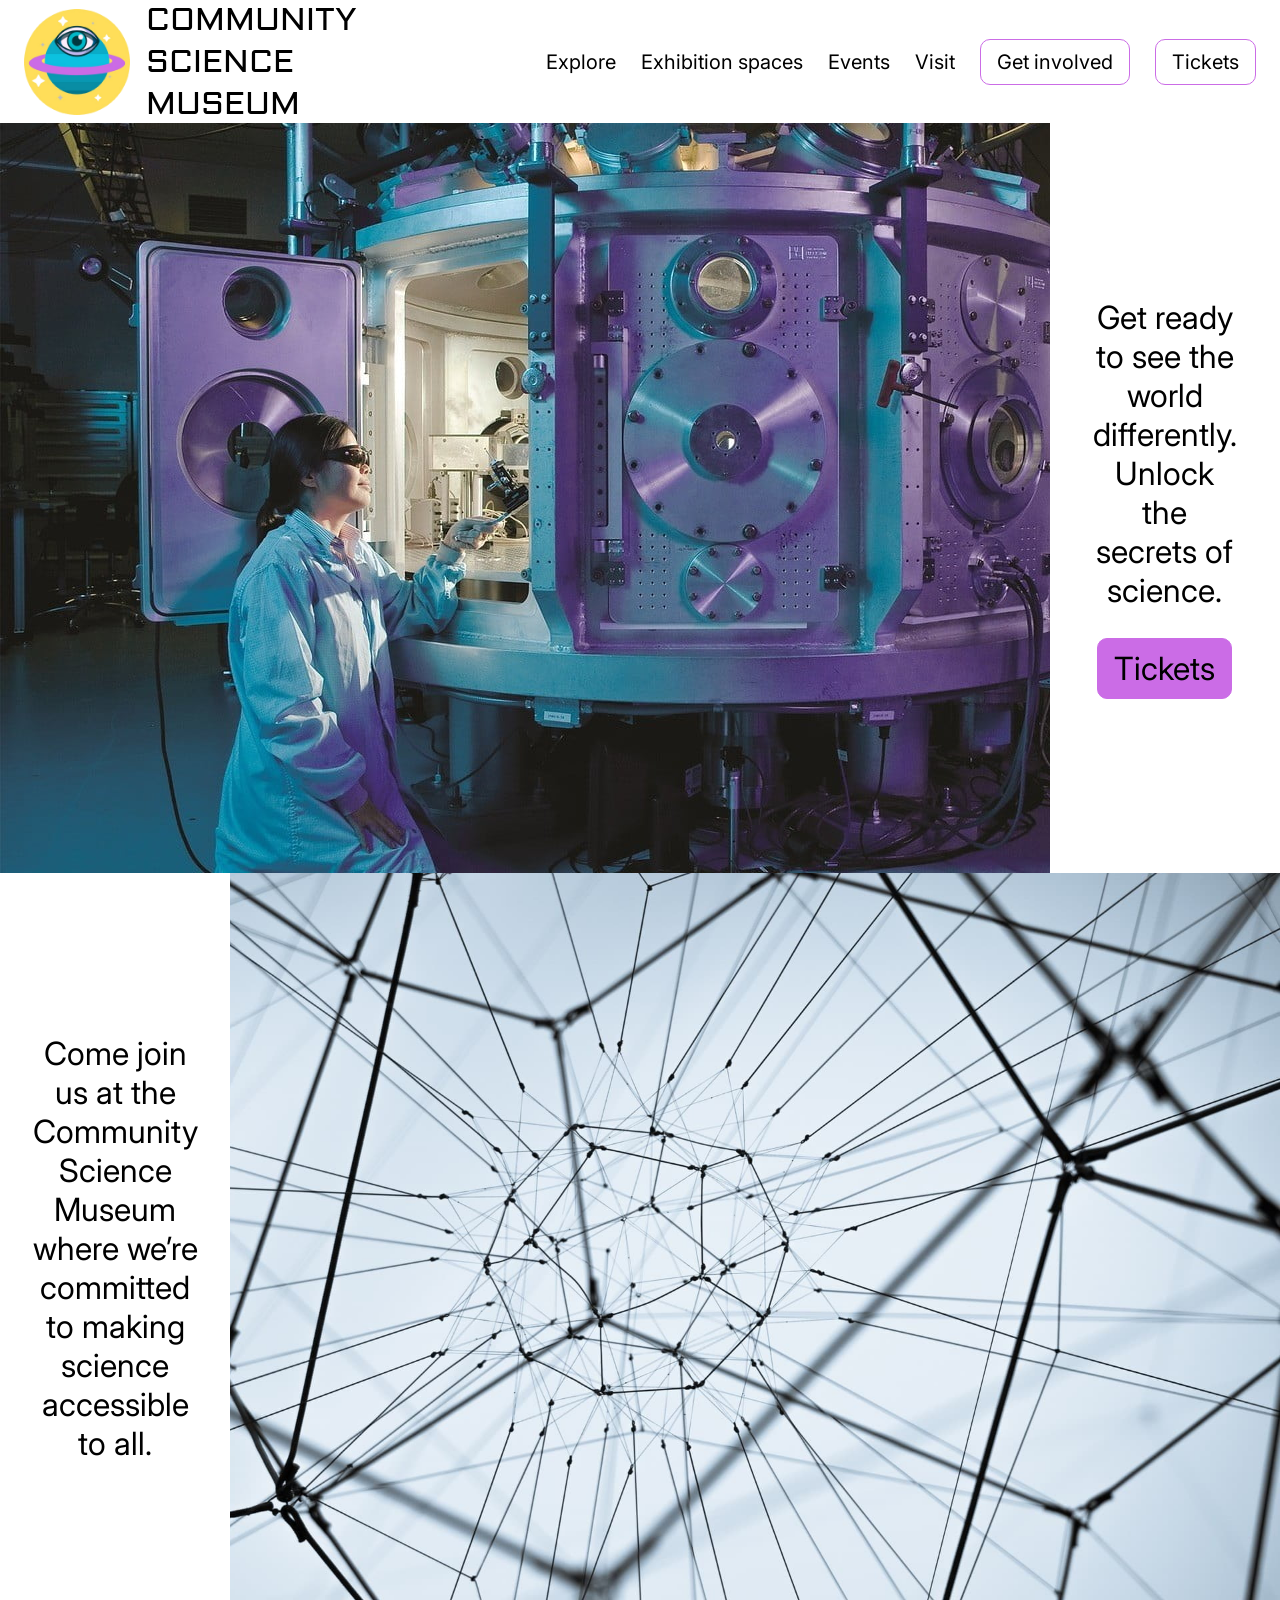
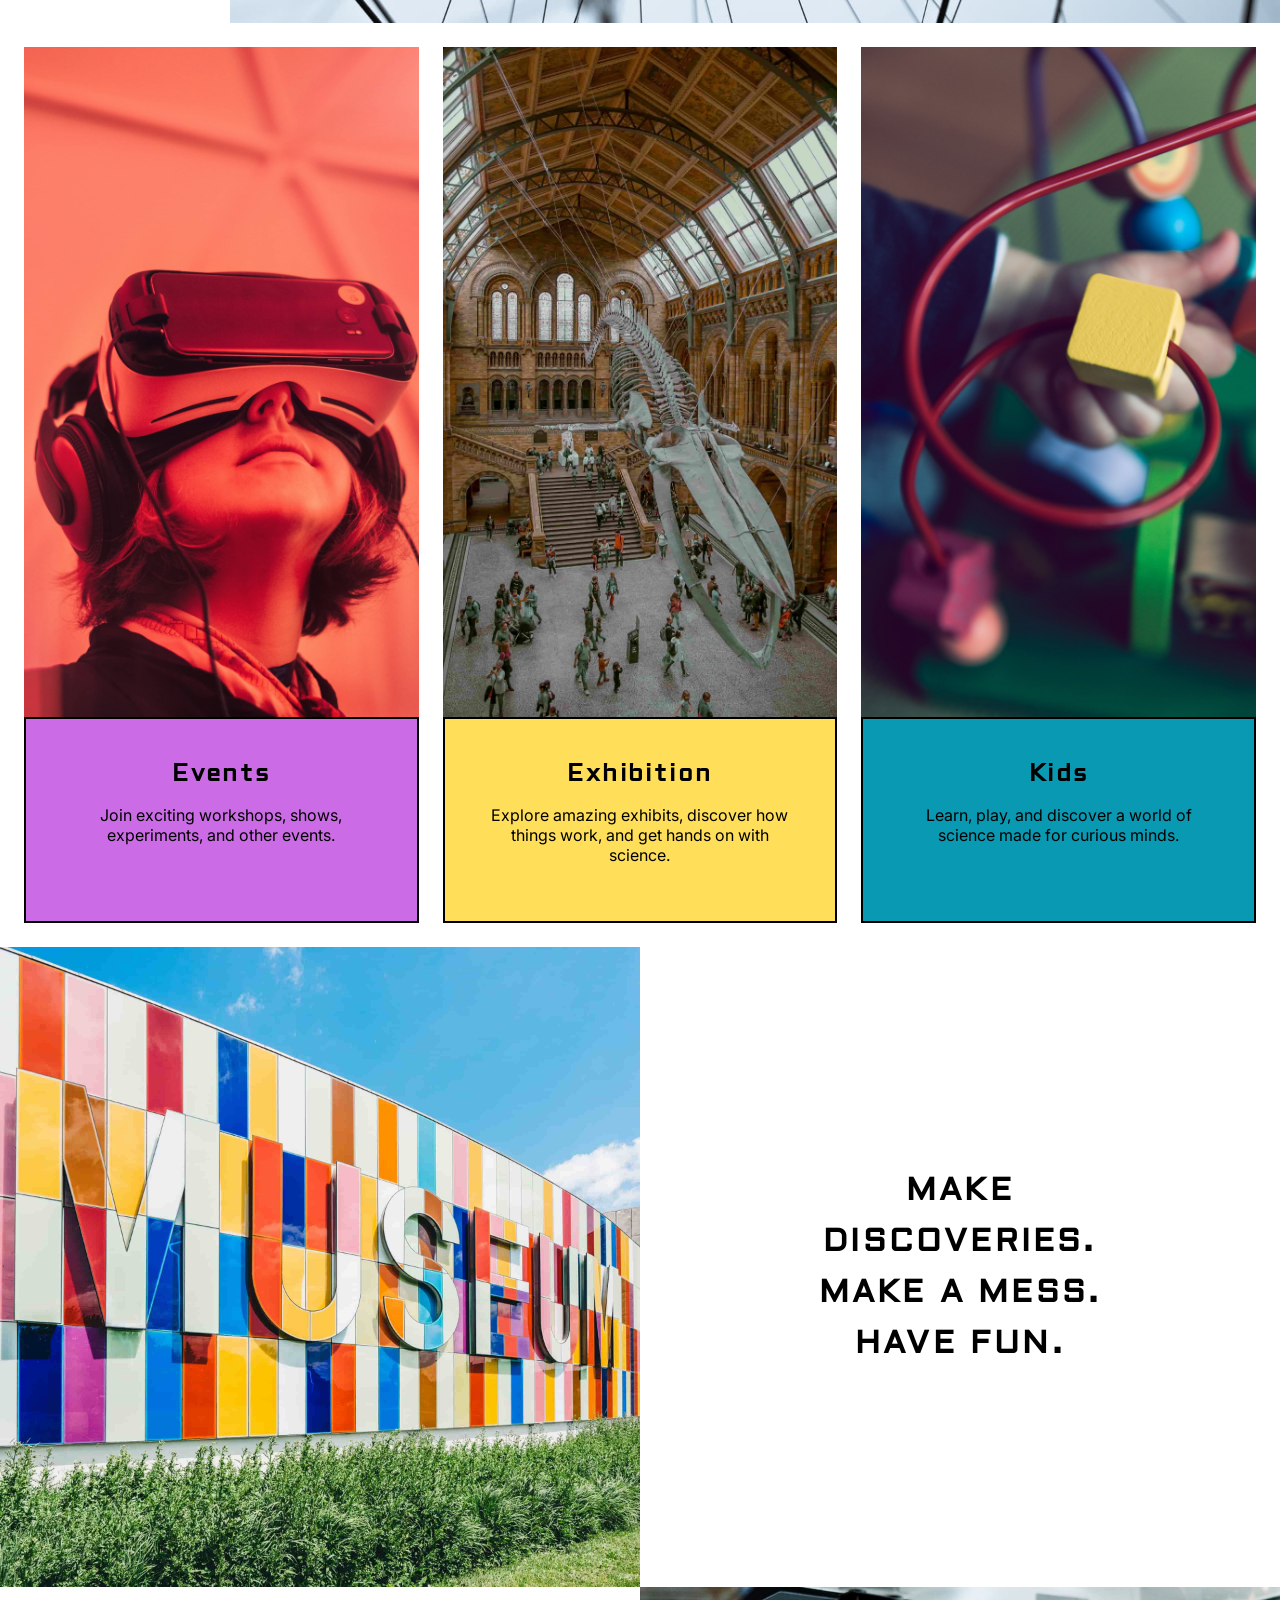
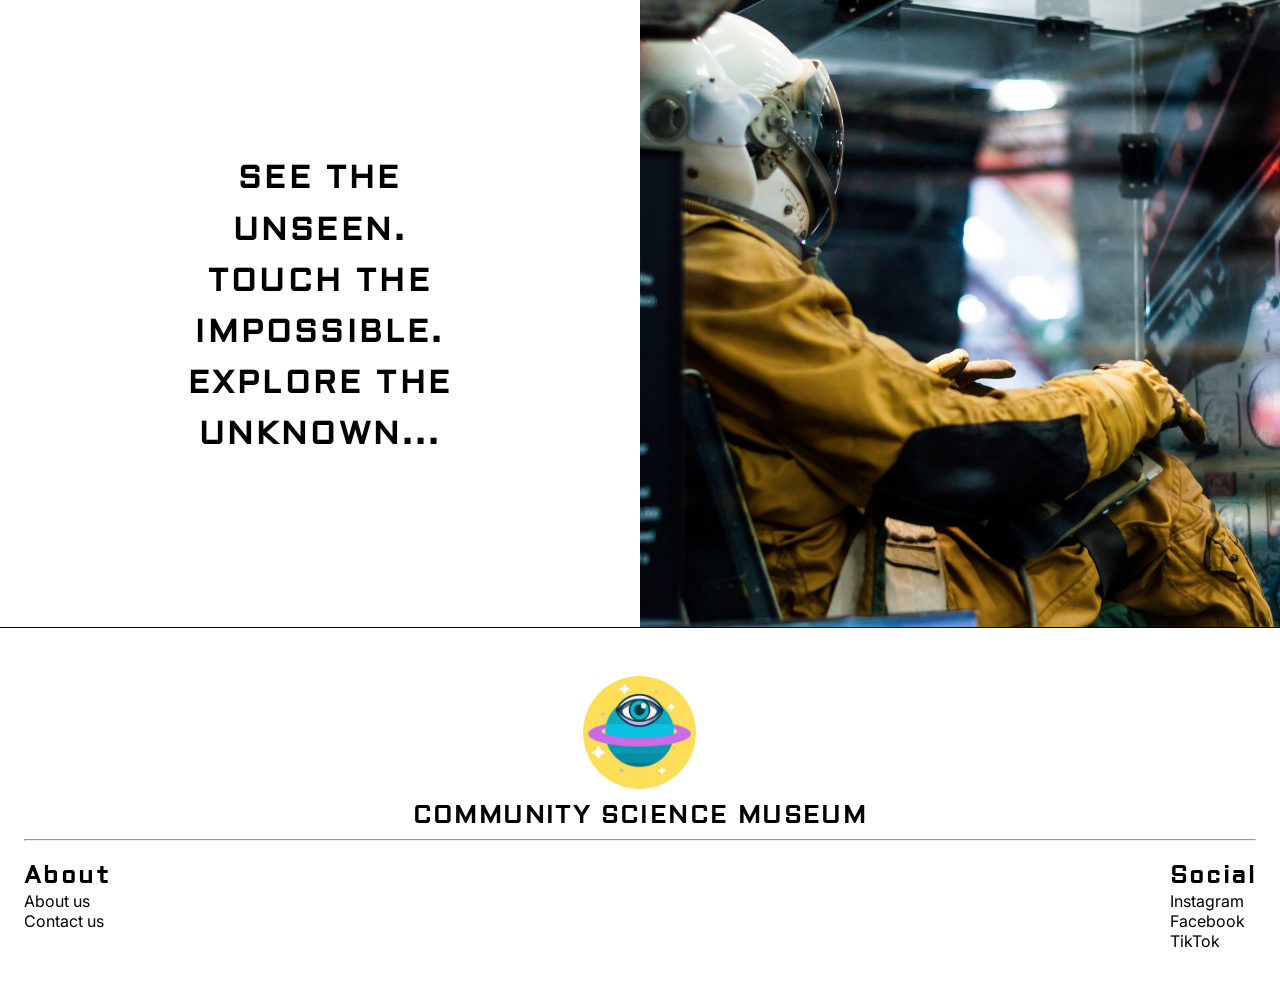
<file: index.html>
<!doctype html>
<html lang="en">
	<head>
		<meta name="description" content="Get ready to see the world differently. Unlock the secrets of science." />
		<meta name="viewport" content="width=device-width, initial-scale=1.0" />
		<link rel="preconnect" href="https://fonts.googleapis.com" />
		<link rel="preconnect" href="https://fonts.gstatic.com" crossorigin />
		<link
			href="https://fonts.googleapis.com/css2?family=Aldrich&family=Inter:ital,opsz,wght@0,14..32,100..900;1,14..32,100..900&display=swap"
			rel="stylesheet"
		/>
		<link rel="stylesheet" href="public/theme.css" />
		<link rel="stylesheet" href="public/index.css" />
		<title>Home | Community Science Museum</title>
	</head>
	<body>
		<nav>
			<a class="header-logo" href="index.html">
				<img src="public/logo.png" alt="Community Science Museum Logo" />
				<h1 class="header-text">
					<span>Community</span>
					<span>Science</span>
					<span>Museum</span>
				</h1>
			</a>
			<div class="menu">
				<span></span>
				<span></span>
				<span></span>
				<input type="checkbox" aria-label="Toggle navigation" />
			</div>
			<ul class="header-links list-reset">
				<li>
					<a href="explore.html">Explore</a>
				</li>
				<li>
					<a href="exhibition.html">Exhibition spaces</a>
				</li>
				<li>
					<a href="events.html">Events</a>
				</li>
				<li>
					<a href="visit.html">Visit</a>
				</li>
				<li>
					<a href="get-involved.html" class="btn cart-btn">Get involved</a>
				</li>
				<li>
					<a href="tickets.html" class="btn cart-btn">Tickets</a>
				</li>
			</ul>
		</nav>
		<main>
			<section class="hero">
				<img
					src="public/science.jpg"
					alt="a woman doing experiments in a futuristic machine that has purple lighting"
				/>
				<div class="hero-text">
					<p>Get ready to see the world differently. Unlock the secrets of science.</p>
					<a href="tickets.html" class="btn">Tickets</a>
				</div>
			</section>
			<section class="hero hero-left">
				<img src="public/theweb.jpg" alt="black strings connected together into a weblike pattern" />
				<div class="hero-text">
					<p>
						Come join us at the Community Science Museum where we’re committed to making science accessible
						to all.
					</p>
				</div>
			</section>
			<section class="grid">
				<img src="public/vr.jpg" alt="a person wearing vr goggles in a red light" />
				<img src="public/skeleton.jpg" alt="giant skeleton in a museum hall with several floors" />
				<img src="public/toy.jpg" alt="closeup of child toys in different colors" />
				<div class="grid-text bg-primary">
					<h2>Events</h2>
					<p>Join exciting workshops, shows, experiments, and other events.</p>
				</div>
				<div class="grid-text bg-yellow">
					<h2>Exhibition</h2>
					<p>Explore amazing exhibits, discover how things work, and get hands on with science.</p>
				</div>
				<div class="grid-text bg-blue">
					<h2>Kids</h2>
					<p>Learn, play, and discover a world of science made for curious minds.</p>
				</div>
			</section>
			<section class="gallery with-box">
				<div class="gallery-images">
					<img
						src="public/museum.jpg"
						alt="from the wall outside of the museum showing the word museum in large text with many different colors"
					/>
					<h2 class="box">MAKE DISCOVERIES. MAKE A MESS. <br />HAVE FUN.</h2>
				</div>
			</section>
			<section class="gallery with-box">
				<div class="gallery-images">
					<h2 class="box">SEE THE UNSEEN. TOUCH THE IMPOSSIBLE. EXPLORE THE UNKNOWN...</h2>
					<img
						src="public/pilot.jpg"
						alt="pilot getting ready to take off in a yellow suit and white helmet"
					/>
				</div>
			</section>
		</main>
		<footer>
			<img src="public/logo.png" alt="Community Science Museum Logo" />
			<div class="footer-header" style="grid-area: tagline">
				<h2>Community Science Museum</h2>
				<hr />
			</div>
			<div style="grid-area: links-a">
				<h2>About</h2>
				<ul class="list-reset">
					<li>
						<a href="coming-soon.html">About us</a>
					</li>
					<li>
						<a href="coming-soon.html">Contact us</a>
					</li>
				</ul>
			</div>
			<div style="grid-area: links-c">
				<h2>Social</h2>
				<ul class="list-reset">
					<li>
						<a href="coming-soon.html">Instagram</a>
					</li>
					<li>
						<a href="coming-soon.html">Facebook</a>
					</li>
					<li>
						<a href="coming-soon.html">TikTok</a>
					</li>
				</ul>
			</div>
		</footer>
	</body>
</html>
</file>
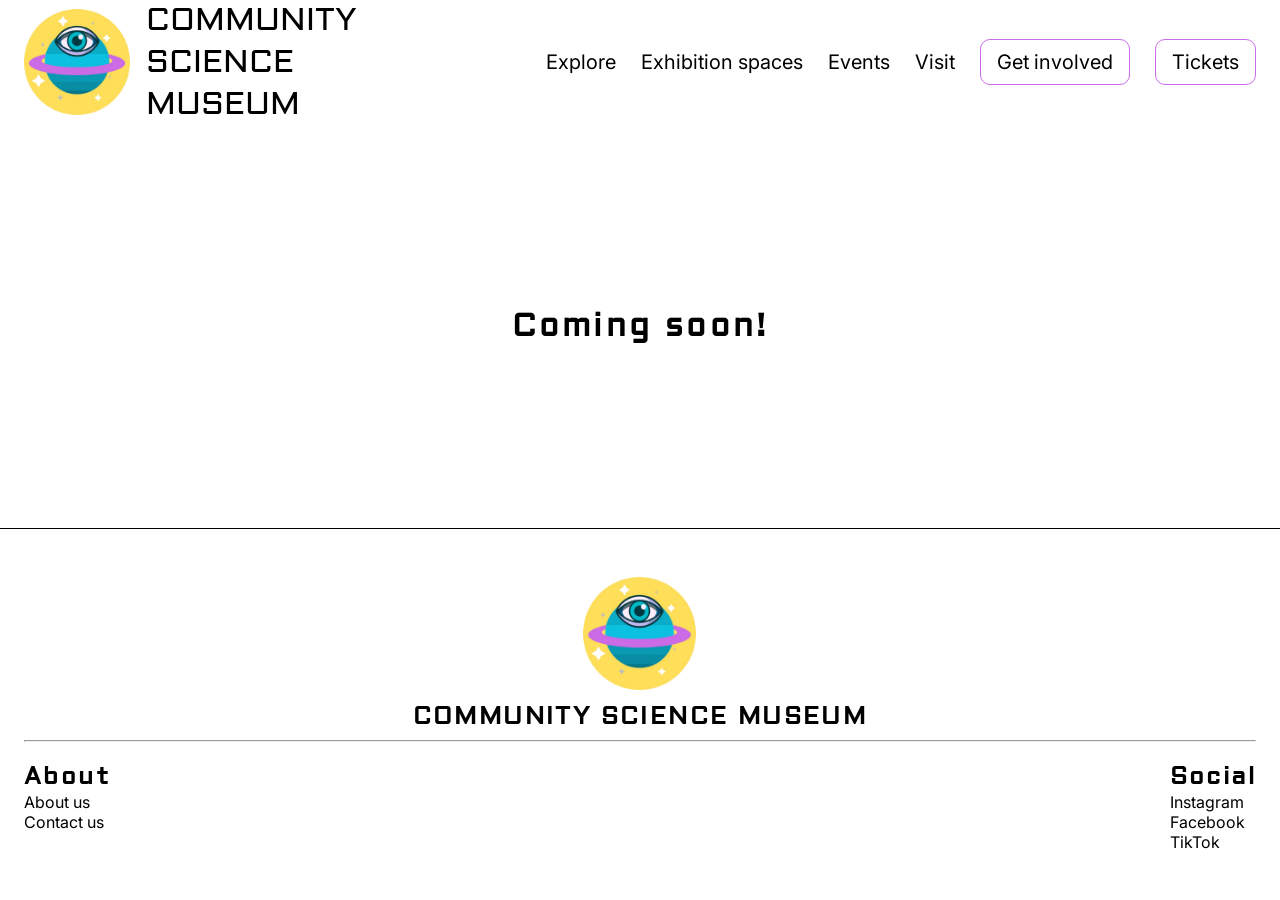
<file: coming-soon.html>
<!doctype html>
<html lang="en">
	<head>
		<meta name="robots" content="noindex, nofollow" />
		<meta name="viewport" content="width=device-width, initial-scale=1.0" />
		<link rel="preconnect" href="https://fonts.googleapis.com" />
		<link rel="preconnect" href="https://fonts.gstatic.com" crossorigin />
		<link
			href="https://fonts.googleapis.com/css2?family=Aldrich&family=Inter:ital,opsz,wght@0,14..32,100..900;1,14..32,100..900&display=swap"
			rel="stylesheet"
		/>
		<link rel="stylesheet" href="public/theme.css" />
		<link rel="stylesheet" href="public/coming-soon.css" />
		<title>Coming Soon | Community Science Museum</title>
	</head>
	<body>
		<nav>
			<a class="header-logo" href="index.html">
				<img src="public/logo.png" alt="Community Science Museum Logo" />
				<div class="header-text">
					<span>Community</span>
					<span>Science</span>
					<span>Museum</span>
				</div>
			</a>
			<div class="menu">
				<span></span>
				<span></span>
				<span></span>
				<input type="checkbox" aria-label="Toggle navigation" />
			</div>
			<ul class="header-links list-reset">
				<li>
					<a href="explore.html">Explore</a>
				</li>
				<li>
					<a href="exhibition.html">Exhibition spaces</a>
				</li>
				<li>
					<a href="events.html">Events</a>
				</li>
				<li>
					<a href="visit.html">Visit</a>
				</li>
				<li>
					<a href="get-involved.html" class="btn cart-btn">Get involved</a>
				</li>
				<li>
					<a href="tickets.html" class="btn cart-btn">Tickets</a>
				</li>
			</ul>
		</nav>
		<main>
			<h1>Coming soon!</h1>
		</main>
		<footer>
			<img src="public/logo.png" alt="Community Science Museum Logo" />
			<div class="footer-header" style="grid-area: tagline">
				<h2>Community Science Museum</h2>
				<hr />
			</div>
			<div style="grid-area: links-a">
				<h2>About</h2>
				<ul class="list-reset">
					<li>
						<a href="coming-soon.html">About us</a>
					</li>
					<li>
						<a href="coming-soon.html">Contact us</a>
					</li>
				</ul>
			</div>
			<div style="grid-area: links-c">
				<h2>Social</h2>
				<ul class="list-reset">
					<li>
						<a href="coming-soon.html">Instagram</a>
					</li>
					<li>
						<a href="coming-soon.html">Facebook</a>
					</li>
					<li>
						<a href="coming-soon.html">TikTok</a>
					</li>
				</ul>
			</div>
		</footer>
	</body>
</html>
</file>
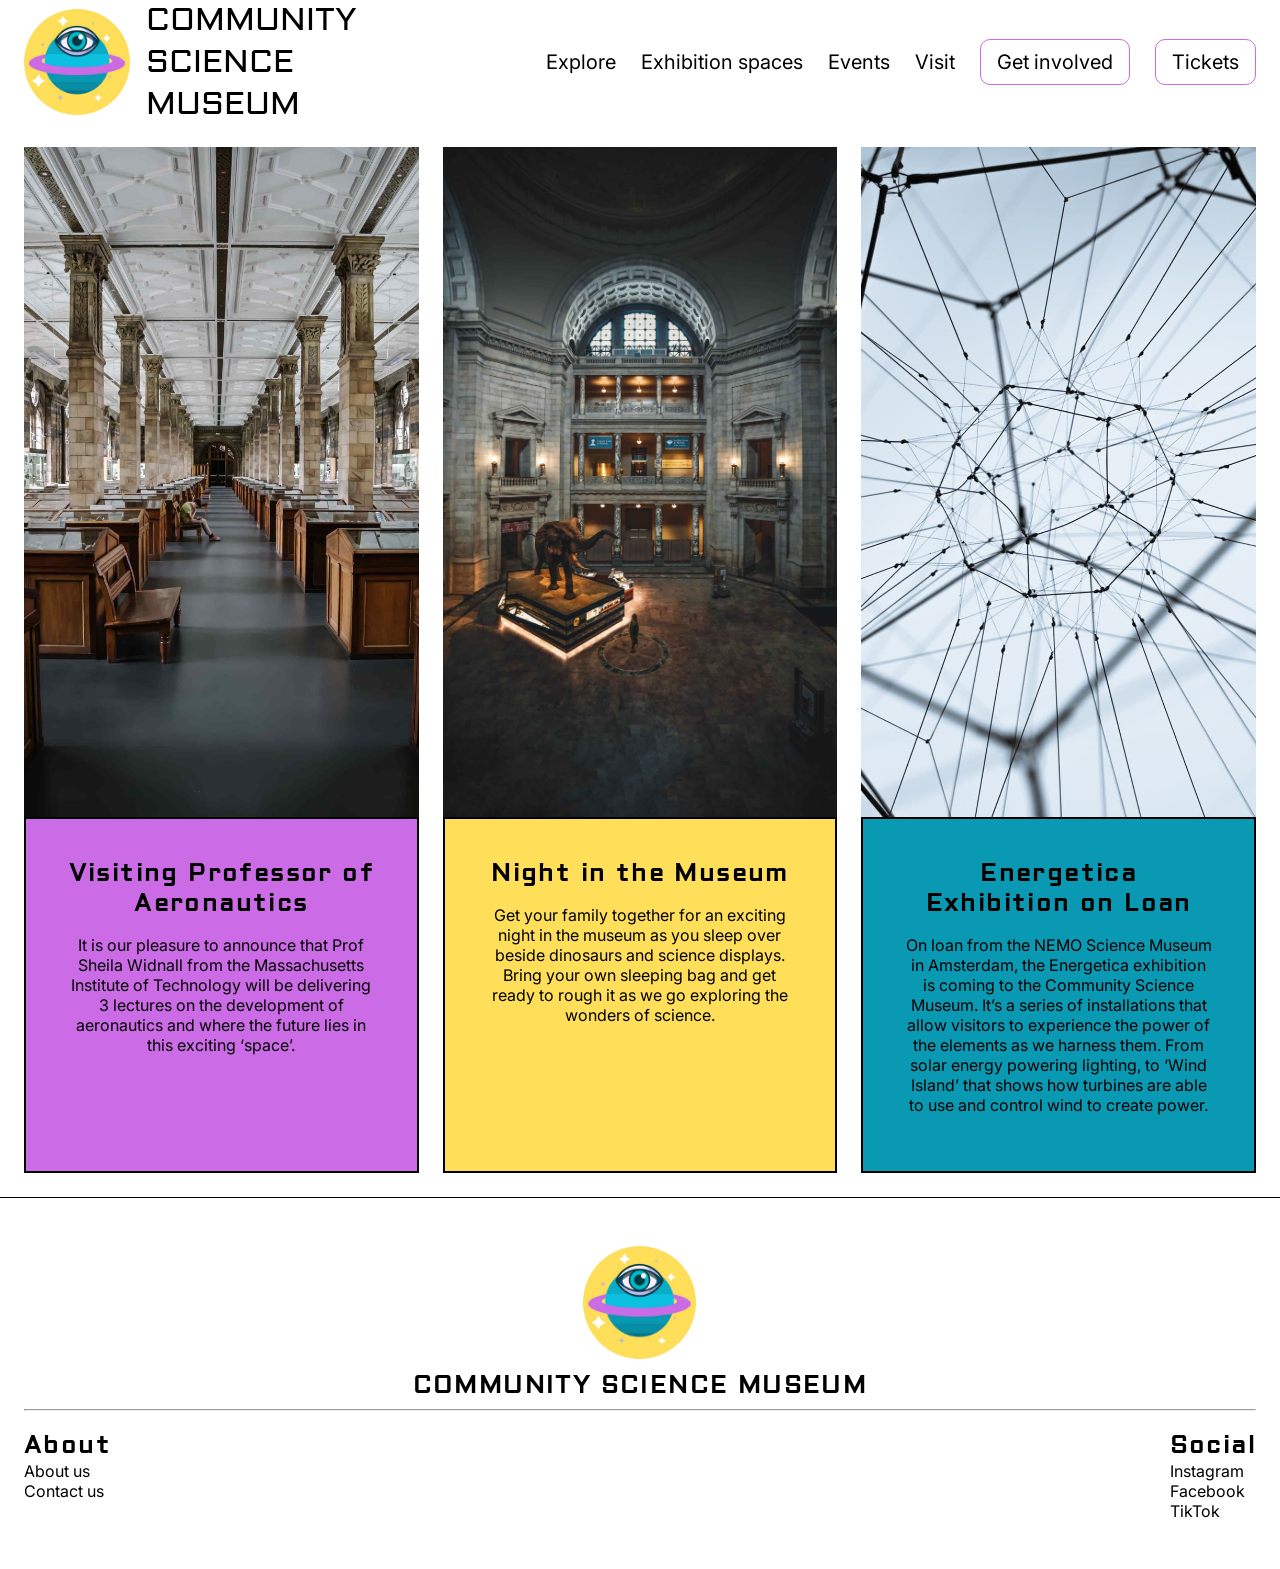
<file: events.html>
<!doctype html>
<html lang="en">
	<head>
		<meta name="description" content="The new and upcoming events at the museum" />
		<meta name="viewport" content="width=device-width, initial-scale=1.0" />
		<link rel="preconnect" href="https://fonts.googleapis.com" />
		<link rel="preconnect" href="https://fonts.gstatic.com" crossorigin />
		<link
			href="https://fonts.googleapis.com/css2?family=Aldrich&family=Inter:ital,opsz,wght@0,14..32,100..900;1,14..32,100..900&display=swap"
			rel="stylesheet"
		/>
		<link rel="stylesheet" href="public/theme.css" />
		<title>Events | Community Science Museum</title>
	</head>
	<body>
		<nav>
			<a class="header-logo" href="index.html">
				<img src="public/logo.png" alt="Community Science Museum Logo" />
				<div class="header-text">
					<span>Community</span>
					<span>Science</span>
					<span>Museum</span>
				</div>
			</a>
			<div class="menu">
				<span></span>
				<span></span>
				<span></span>
				<input type="checkbox" aria-label="Toggle navigation" />
			</div>
			<ul class="header-links list-reset">
				<li>
					<a href="explore.html">Explore</a>
				</li>
				<li>
					<a href="exhibition.html">Exhibition spaces</a>
				</li>
				<li>
					<a href="events.html">Events</a>
				</li>
				<li>
					<a href="visit.html">Visit</a>
				</li>
				<li>
					<a href="get-involved.html" class="btn cart-btn">Get involved</a>
				</li>
				<li>
					<a href="tickets.html" class="btn cart-btn">Tickets</a>
				</li>
			</ul>
		</nav>
		<main>
			<h1 class="visually-hidden">Events</h1>

			<section class="grid">
				<img src="public/hall.jpg" alt="large almost empty hall with brown wood interior" />
				<img src="public/museumnight.jpg" alt="large hall with moody light and taxidermied elephant" />
				<img src="public/theweb.jpg" alt="black strings connected together into a weblike pattern" />
				<div class="grid-text bg-primary">
					<h2>Visiting Professor of Aeronautics</h2>
					<p>
						It is our pleasure to announce that Prof Sheila Widnall from the Massachusetts Institute of
						Technology will be delivering 3 lectures on the development of aeronautics and where the future
						lies in this exciting ‘space’.
					</p>
				</div>
				<div class="grid-text bg-yellow">
					<h2>Night in the Museum</h2>
					<p>
						Get your family together for an exciting night in the museum as you sleep over beside dinosaurs
						and science displays. Bring your own sleeping bag and get ready to rough it as we go exploring
						the wonders of science.
					</p>
				</div>
				<div class="grid-text bg-blue">
					<h2>Energetica Exhibition on Loan</h2>
					<p>
						On loan from the NEMO Science Museum in Amsterdam, the Energetica exhibition is coming to the
						Community Science Museum. It’s a series of installations that allow visitors to experience the
						power of the elements as we harness them. From solar energy powering lighting, to ‘Wind Island’
						that shows how turbines are able to use and control wind to create power.
					</p>
				</div>
			</section>
		</main>
		<footer>
			<img src="public/logo.png" alt="Community Science Museum Logo" />
			<div class="footer-header" style="grid-area: tagline">
				<h2>Community Science Museum</h2>
				<hr />
			</div>
			<div style="grid-area: links-a">
				<h2>About</h2>
				<ul class="list-reset">
					<li>
						<a href="coming-soon.html">About us</a>
					</li>
					<li>
						<a href="coming-soon.html">Contact us</a>
					</li>
				</ul>
			</div>
			<div style="grid-area: links-c">
				<h2>Social</h2>
				<ul class="list-reset">
					<li>
						<a href="coming-soon.html">Instagram</a>
					</li>
					<li>
						<a href="coming-soon.html">Facebook</a>
					</li>
					<li>
						<a href="coming-soon.html">TikTok</a>
					</li>
				</ul>
			</div>
		</footer>
	</body>
</html>
</file>
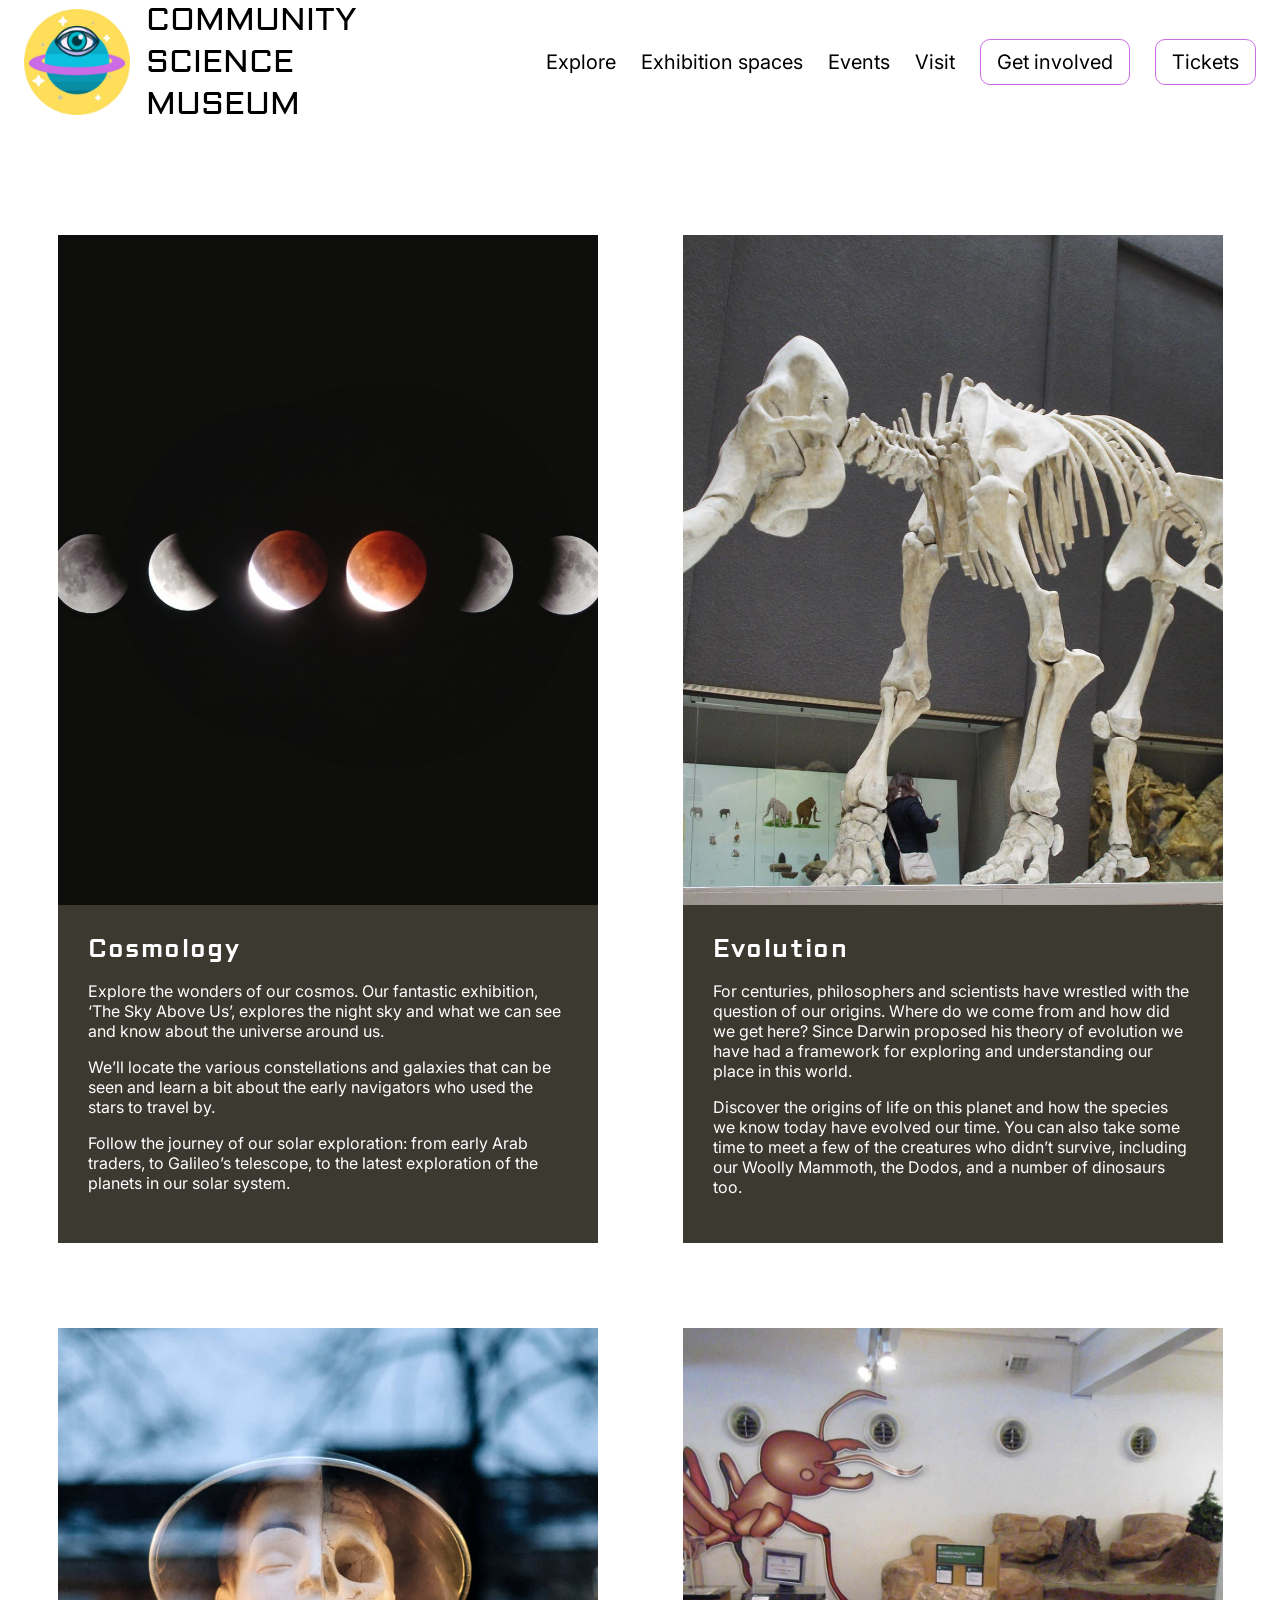
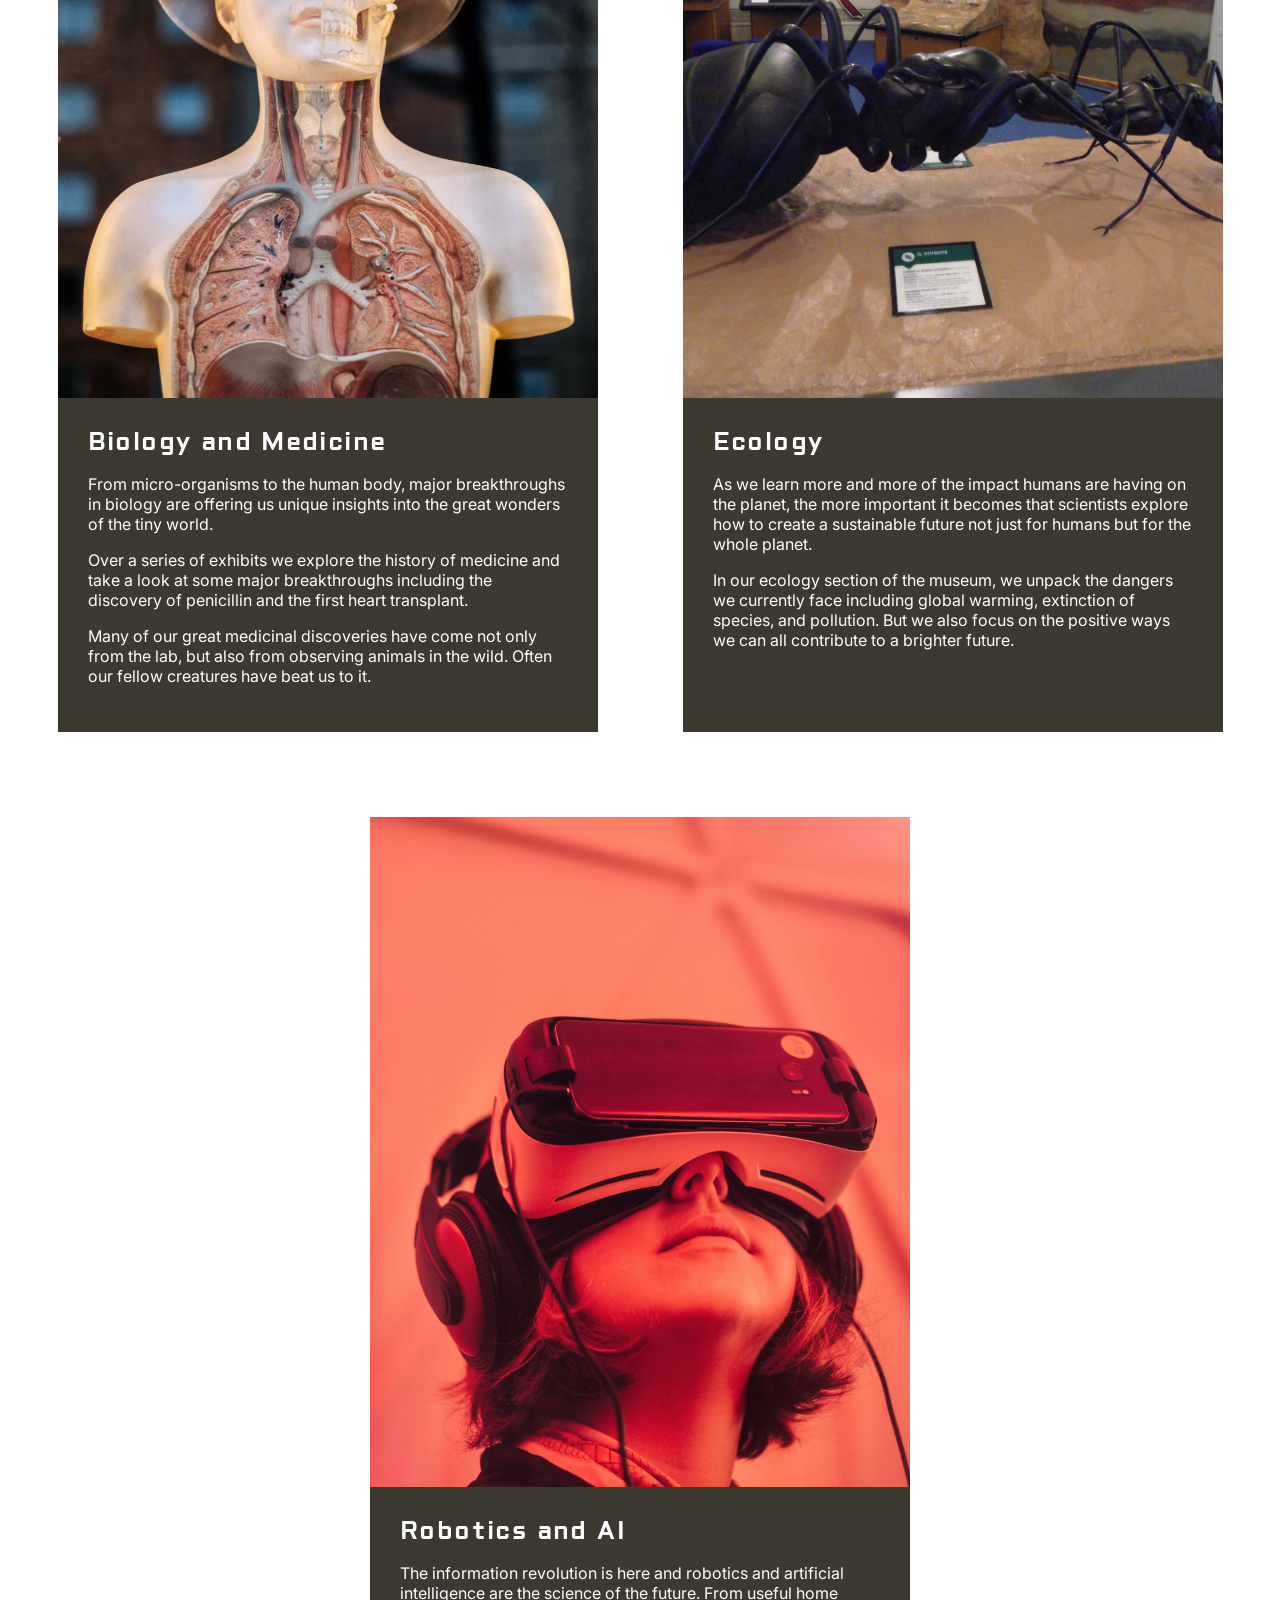
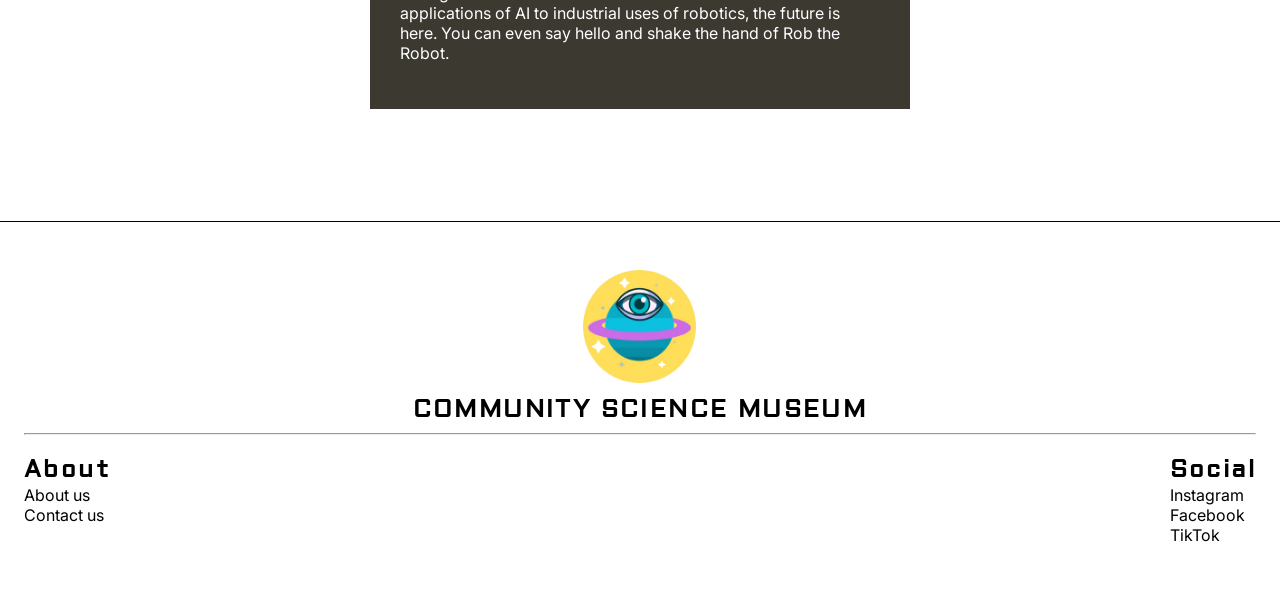
<file: exhibition.html>
<!doctype html>
<html lang="en">
	<head>
		<meta name="description" content="An overview of the different and exciting exhibition spaces we have" />
		<meta name="viewport" content="width=device-width, initial-scale=1.0" />
		<link rel="preconnect" href="https://fonts.googleapis.com" />
		<link rel="preconnect" href="https://fonts.gstatic.com" crossorigin />
		<link
			href="https://fonts.googleapis.com/css2?family=Aldrich&family=Inter:ital,opsz,wght@0,14..32,100..900;1,14..32,100..900&display=swap"
			rel="stylesheet"
		/>
		<link rel="stylesheet" href="public/theme.css" />
		<link rel="stylesheet" href="public/exhibition.css" />
		<title>Exhibition | Community Science Museum</title>
	</head>
	<body>
		<nav>
			<a class="header-logo" href="index.html">
				<img src="public/logo.png" alt="Community Science Museum Logo" />
				<div class="header-text">
					<span>Community</span>
					<span>Science</span>
					<span>Museum</span>
				</div>
			</a>
			<div class="menu">
				<span></span>
				<span></span>
				<span></span>
				<input type="checkbox" aria-label="Toggle navigation" />
			</div>
			<ul class="header-links list-reset">
				<li>
					<a href="explore.html">Explore</a>
				</li>
				<li>
					<a href="exhibition.html">Exhibition spaces</a>
				</li>
				<li>
					<a href="events.html">Events</a>
				</li>
				<li>
					<a href="visit.html">Visit</a>
				</li>
				<li>
					<a href="get-involved.html" class="btn cart-btn">Get involved</a>
				</li>
				<li>
					<a href="tickets.html" class="btn cart-btn">Tickets</a>
				</li>
			</ul>
		</nav>
		<main>
			<h1 class="visually-hidden">Exhibition</h1>
			<section class="collage">
				<div class="collage-item">
					<img src="public/moon.jpg" alt="different moonphases spread out on a dark sky" />
					<div class="collage-text bg-primary">
						<h2>Cosmology</h2>
						<p>
							Explore the wonders of our cosmos. Our fantastic exhibition, ‘The Sky Above Us’, explores
							the night sky and what we can see and know about the universe around us.
						</p>
						<p>
							We’ll locate the various constellations and galaxies that can be seen and learn a bit about
							the early navigators who used the stars to travel by.
						</p>
						<p>
							Follow the journey of our solar exploration: from early Arab traders, to Galileo’s
							telescope, to the latest exploration of the planets in our solar system.
						</p>
					</div>
				</div>
				<div class="collage-item">
					<img src="public/mammoth.jpg" alt="skeleton of a mammoth standing in a grey room" />
					<div class="collage-text bg-yellow">
						<h2>Evolution</h2>
						<p>
							For centuries, philosophers and scientists have wrestled with the question of our origins.
							Where do we come from and how did we get here? Since Darwin proposed his theory of evolution
							we have had a framework for exploring and understanding our place in this world.
						</p>
						<p>
							Discover the origins of life on this planet and how the species we know today have evolved
							our time. You can also take some time to meet a few of the creatures who didn’t survive,
							including our Woolly Mammoth, the Dodos, and a number of dinosaurs too.
						</p>
					</div>
				</div>
				<div class="collage-item">
					<img src="public/body.jpg" alt="human mannequin with open chest so that the entrails is visible" />
					<div class="collage-text bg-blue">
						<h2>Biology and Medicine</h2>
						<p>
							From micro-organisms to the human body, major breakthroughs in biology are offering us
							unique insights into the great wonders of the tiny world.
						</p>
						<p>
							Over a series of exhibits we explore the history of medicine and take a look at some major
							breakthroughs including the discovery of penicillin and the first heart transplant.
						</p>
						<p>
							Many of our great medicinal discoveries have come not only from the lab, but also from
							observing animals in the wild. Often our fellow creatures have beat us to it.
						</p>
					</div>
				</div>
				<div class="collage-item">
					<img src="public/ants.jpg" alt="two giant ants on a table kissing eachother" />
					<div class="collage-text bg-primary">
						<h2>Ecology</h2>
						<p>
							As we learn more and more of the impact humans are having on the planet, the more important
							it becomes that scientists explore how to create a sustainable future not just for humans
							but for the whole planet.
						</p>
						<p>
							In our ecology section of the museum, we unpack the dangers we currently face including
							global warming, extinction of species, and pollution. But we also focus on the positive ways
							we can all contribute to a brighter future.
						</p>
					</div>
				</div>
				<div class="collage-item">
					<img src="public/vr.jpg" alt="a person wearing vr goggles in a red light" />
					<div class="collage-text bg-yellow">
						<h2>Robotics and AI</h2>
						<p>
							The information revolution is here and robotics and artificial intelligence are the science
							of the future. From useful home applications of AI to industrial uses of robotics, the
							future is here. You can even say hello and shake the hand of Rob the Robot.
						</p>
					</div>
				</div>
			</section>
		</main>
		<footer>
			<img src="public/logo.png" alt="Community Science Museum Logo" />
			<div class="footer-header" style="grid-area: tagline">
				<h2>Community Science Museum</h2>
				<hr />
			</div>
			<div style="grid-area: links-a">
				<h2>About</h2>
				<ul class="list-reset">
					<li>
						<a href="coming-soon.html">About us</a>
					</li>
					<li>
						<a href="coming-soon.html">Contact us</a>
					</li>
				</ul>
			</div>
			<div style="grid-area: links-c">
				<h2>Social</h2>
				<ul class="list-reset">
					<li>
						<a href="coming-soon.html">Instagram</a>
					</li>
					<li>
						<a href="coming-soon.html">Facebook</a>
					</li>
					<li>
						<a href="coming-soon.html">TikTok</a>
					</li>
				</ul>
			</div>
		</footer>
	</body>
</html>
</file>
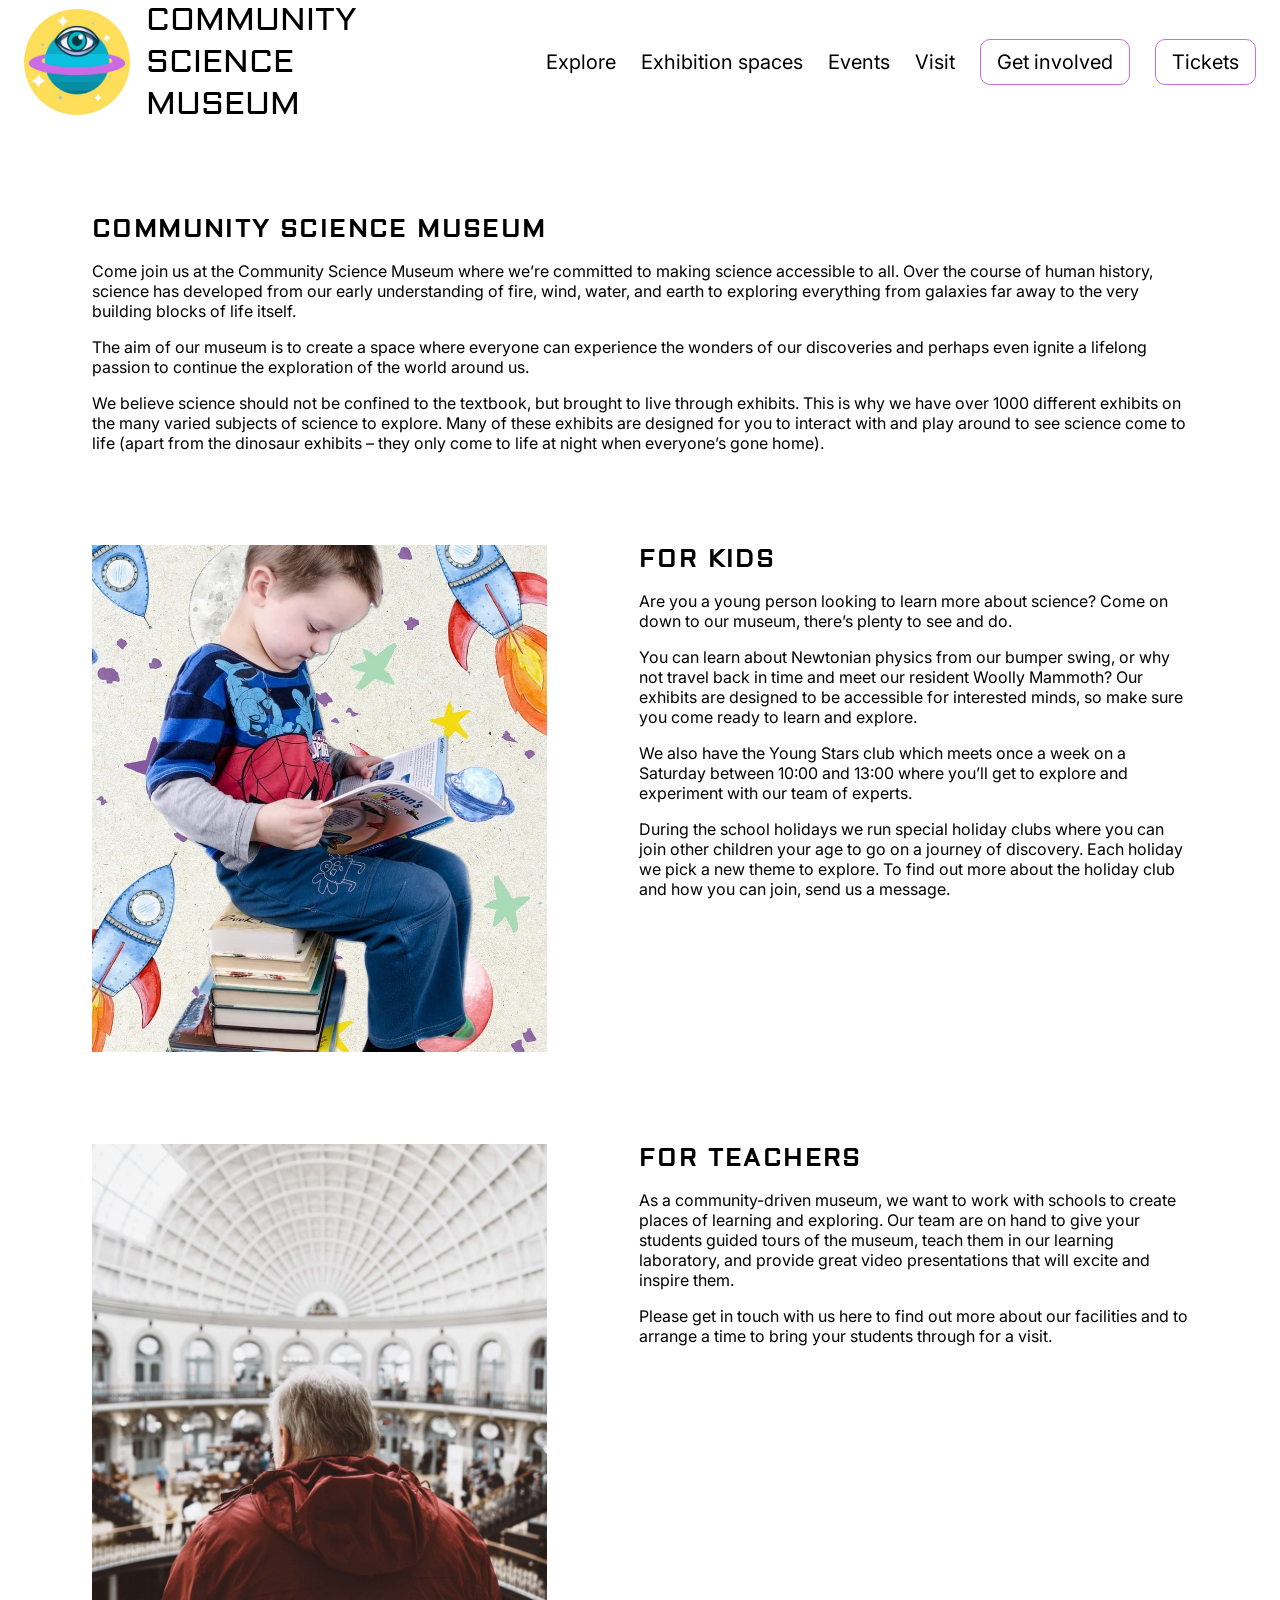
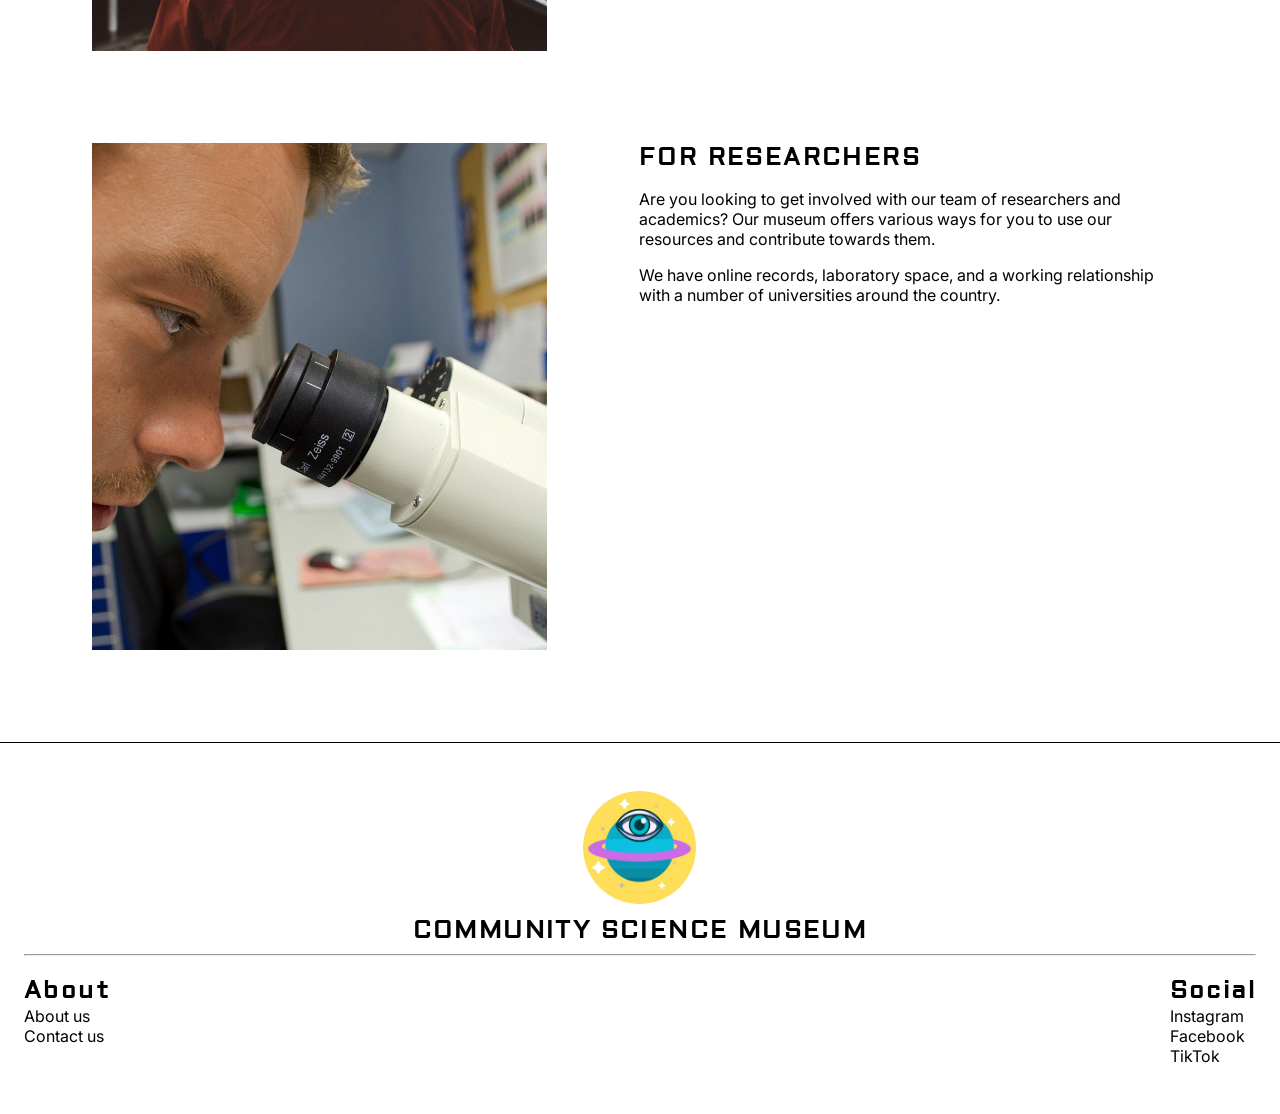
<file: explore.html>
<!doctype html>
<html lang="en">
	<head>
		<meta name="description" content="About the museum, who it is for and why" />
		<meta name="viewport" content="width=device-width, initial-scale=1.0" />
		<link rel="preconnect" href="https://fonts.googleapis.com" />
		<link rel="preconnect" href="https://fonts.gstatic.com" crossorigin />
		<link
			href="https://fonts.googleapis.com/css2?family=Aldrich&family=Inter:ital,opsz,wght@0,14..32,100..900;1,14..32,100..900&display=swap"
			rel="stylesheet"
		/>
		<link rel="stylesheet" href="public/theme.css" />
		<link rel="stylesheet" href="public/explore.css" />
		<title>Explore | Community Science Museum</title>
	</head>
	<body>
		<nav>
			<a class="header-logo" href="index.html">
				<img src="public/logo.png" alt="Community Science Museum Logo" />
				<div class="header-text">
					<span>Community</span>
					<span>Science</span>
					<span>Museum</span>
				</div>
			</a>
			<div class="menu">
				<span></span>
				<span></span>
				<span></span>
				<input type="checkbox" aria-label="Toggle navigation" />
			</div>
			<ul class="header-links list-reset">
				<li>
					<a href="explore.html">Explore</a>
				</li>
				<li>
					<a href="exhibition.html">Exhibition spaces</a>
				</li>
				<li>
					<a href="events.html">Events</a>
				</li>
				<li>
					<a href="visit.html">Visit</a>
				</li>
				<li>
					<a href="get-involved.html" class="btn cart-btn">Get involved</a>
				</li>
				<li>
					<a href="tickets.html" class="btn cart-btn">Tickets</a>
				</li>
			</ul>
		</nav>
		<main>
			<h1 class="visually-hidden">Explore</h1>
			<section>
				<h2>COMMUNITY SCIENCE MUSEUM</h2>
				<p>
					Come join us at the Community Science Museum where we’re committed to making science accessible to
					all. Over the course of human history, science has developed from our early understanding of fire,
					wind, water, and earth to exploring everything from galaxies far away to the very building blocks of
					life itself.
				</p>
				<p>
					The aim of our museum is to create a space where everyone can experience the wonders of our
					discoveries and perhaps even ignite a lifelong passion to continue the exploration of the world
					around us.
				</p>
				<p>
					We believe science should not be confined to the textbook, but brought to live through exhibits.
					This is why we have over 1000 different exhibits on the many varied subjects of science to explore.
					Many of these exhibits are designed for you to interact with and play around to see science come to
					life (apart from the dinosaur exhibits – they only come to life at night when everyone’s gone home).
				</p>
			</section>
			<section class="for-section">
				<img src="public/kids.jpg" alt="a child on a pile of books reading a book in a spiderman t-shirt" />
				<div>
					<h2>FOR KIDS</h2>
					<p>
						Are you a young person looking to learn more about science? Come on down to our museum, there’s
						plenty to see and do.
					</p>
					<p>
						You can learn about Newtonian physics from our bumper swing, or why not travel back in time and
						meet our resident Woolly Mammoth? Our exhibits are designed to be accessible for interested
						minds, so make sure you come ready to learn and explore.
					</p>
					<p>
						We also have the Young Stars club which meets once a week on a Saturday between 10:00 and 13:00
						where you’ll get to explore and experiment with our team of experts.
					</p>
					<p>
						During the school holidays we run special holiday clubs where you can join other children your
						age to go on a journey of discovery. Each holiday we pick a new theme to explore. To find out
						more about the holiday club and how you can join, send us a message.
					</p>
				</div>
			</section>
			<section class="for-section">
				<img
					src="public/teachers.jpg"
					alt="a man in a red jacket seen from the back looking out into a big room"
				/>
				<div>
					<h2>FOR TEACHERS</h2>
					<p>
						As a community-driven museum, we want to work with schools to create places of learning and
						exploring. Our team are on hand to give your students guided tours of the museum, teach them in
						our learning laboratory, and provide great video presentations that will excite and inspire
						them.
					</p>
					<p>
						Please get in touch with us here to find out more about our facilities and to arrange a time to
						bring your students through for a visit.
					</p>
				</div>
			</section>
			<section class="for-section">
				<img src="public/research.jpg" alt="a person looking into a microscope" />
				<div>
					<h2>FOR RESEARCHERS</h2>
					<p>
						Are you looking to get involved with our team of researchers and academics? Our museum offers
						various ways for you to use our resources and contribute towards them.
					</p>
					<p>
						We have online records, laboratory space, and a working relationship with a number of
						universities around the country.
					</p>
				</div>
			</section>
		</main>
		<footer>
			<img src="public/logo.png" alt="Community Science Museum Logo" />
			<div class="footer-header" style="grid-area: tagline">
				<h2>Community Science Museum</h2>
				<hr />
			</div>
			<div style="grid-area: links-a">
				<h2>About</h2>
				<ul class="list-reset">
					<li>
						<a href="coming-soon.html">About us</a>
					</li>
					<li>
						<a href="coming-soon.html">Contact us</a>
					</li>
				</ul>
			</div>
			<div style="grid-area: links-c">
				<h2>Social</h2>
				<ul class="list-reset">
					<li>
						<a href="coming-soon.html">Instagram</a>
					</li>
					<li>
						<a href="coming-soon.html">Facebook</a>
					</li>
					<li>
						<a href="coming-soon.html">TikTok</a>
					</li>
				</ul>
			</div>
		</footer>
	</body>
</html>
</file>
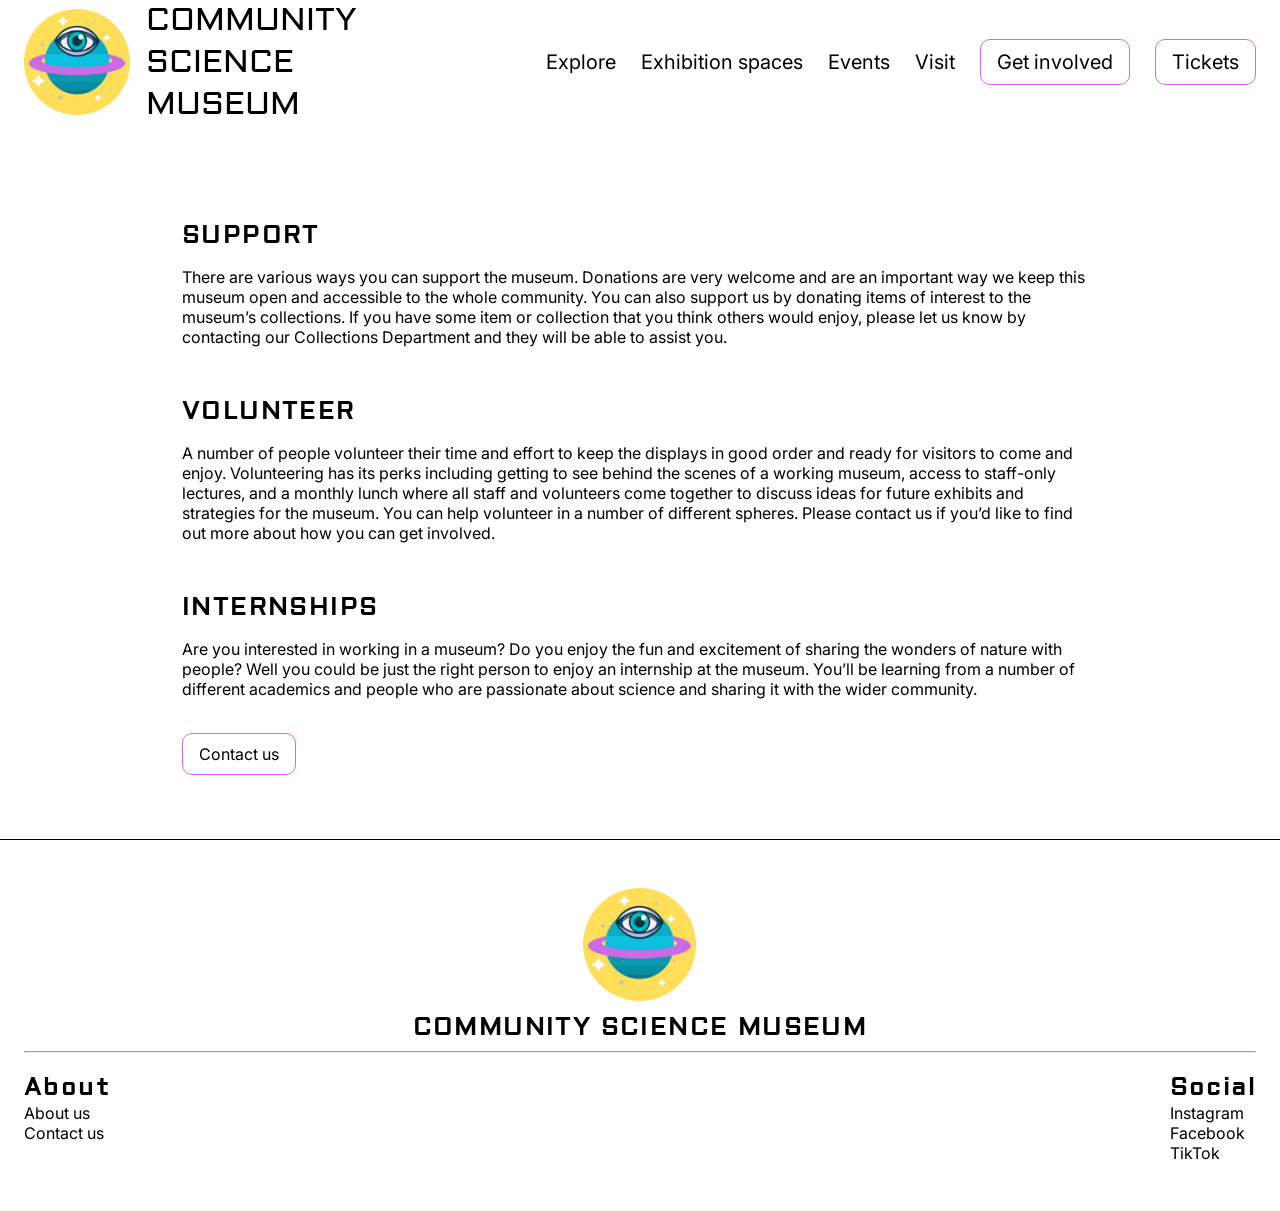
<file: get-involved.html>
<!doctype html>
<html lang="en">
	<head>
		<meta name="description" content="How to support the museum, volunteer and internships we offer" />
		<meta name="viewport" content="width=device-width, initial-scale=1.0" />
		<link rel="preconnect" href="https://fonts.googleapis.com" />
		<link rel="preconnect" href="https://fonts.gstatic.com" crossorigin />
		<link
			href="https://fonts.googleapis.com/css2?family=Aldrich&family=Inter:ital,opsz,wght@0,14..32,100..900;1,14..32,100..900&display=swap"
			rel="stylesheet"
		/>
		<link rel="stylesheet" href="public/theme.css" />
		<link rel="stylesheet" href="public/get-involved.css" />
		<title>Get Involved | Community Science Museum</title>
	</head>
	<body>
		<nav>
			<a class="header-logo" href="index.html">
				<img src="public/logo.png" alt="Community Science Museum Logo" />
				<div class="header-text">
					<span>Community</span>
					<span>Science</span>
					<span>Museum</span>
				</div>
			</a>
			<div class="menu">
				<span></span>
				<span></span>
				<span></span>
				<input type="checkbox" aria-label="Toggle navigation" />
			</div>
			<ul class="header-links list-reset">
				<li>
					<a href="explore.html">Explore</a>
				</li>
				<li>
					<a href="exhibition.html">Exhibition spaces</a>
				</li>
				<li>
					<a href="events.html">Events</a>
				</li>
				<li>
					<a href="visit.html">Visit</a>
				</li>
				<li>
					<a href="get-involved.html" class="btn cart-btn">Get involved</a>
				</li>
				<li>
					<a href="tickets.html" class="btn cart-btn">Tickets</a>
				</li>
			</ul>
		</nav>
		<main>
			<h1 class="visually-hidden">Get Involved</h1>
			<section>
				<h2>SUPPORT</h2>
				<p>
					There are various ways you can support the museum. Donations are very welcome and are an important
					way we keep this museum open and accessible to the whole community. You can also support us by
					donating items of interest to the museum’s collections. If you have some item or collection that you
					think others would enjoy, please let us know by contacting our Collections Department and they will
					be able to assist you.
				</p>
			</section>
			<section>
				<h2>VOLUNTEER</h2>
				<p>
					A number of people volunteer their time and effort to keep the displays in good order and ready for
					visitors to come and enjoy. Volunteering has its perks including getting to see behind the scenes of
					a working museum, access to staff-only lectures, and a monthly lunch where all staff and volunteers
					come together to discuss ideas for future exhibits and strategies for the museum. You can help
					volunteer in a number of different spheres. Please contact us if you’d like to find out more about
					how you can get involved.
				</p>
			</section>
			<section>
				<h2>INTERNSHIPS</h2>
				<p>
					Are you interested in working in a museum? Do you enjoy the fun and excitement of sharing the
					wonders of nature with people? Well you could be just the right person to enjoy an internship at the
					museum. You’ll be learning from a number of different academics and people who are passionate about
					science and sharing it with the wider community.
					<a href="coming-soon.html" class="btn cart-btn">Contact us</a>
				</p>
			</section>
		</main>
		<footer>
			<img src="public/logo.png" alt="Community Science Museum Logo" />
			<div class="footer-header" style="grid-area: tagline">
				<h2>Community Science Museum</h2>
				<hr />
			</div>
			<div style="grid-area: links-a">
				<h2>About</h2>
				<ul class="list-reset">
					<li>
						<a href="coming-soon.html">About us</a>
					</li>
					<li>
						<a href="coming-soon.html">Contact us</a>
					</li>
				</ul>
			</div>
			<div style="grid-area: links-c">
				<h2>Social</h2>
				<ul class="list-reset">
					<li>
						<a href="coming-soon.html">Instagram</a>
					</li>
					<li>
						<a href="coming-soon.html">Facebook</a>
					</li>
					<li>
						<a href="coming-soon.html">TikTok</a>
					</li>
				</ul>
			</div>
		</footer>
	</body>
</html>
</file>
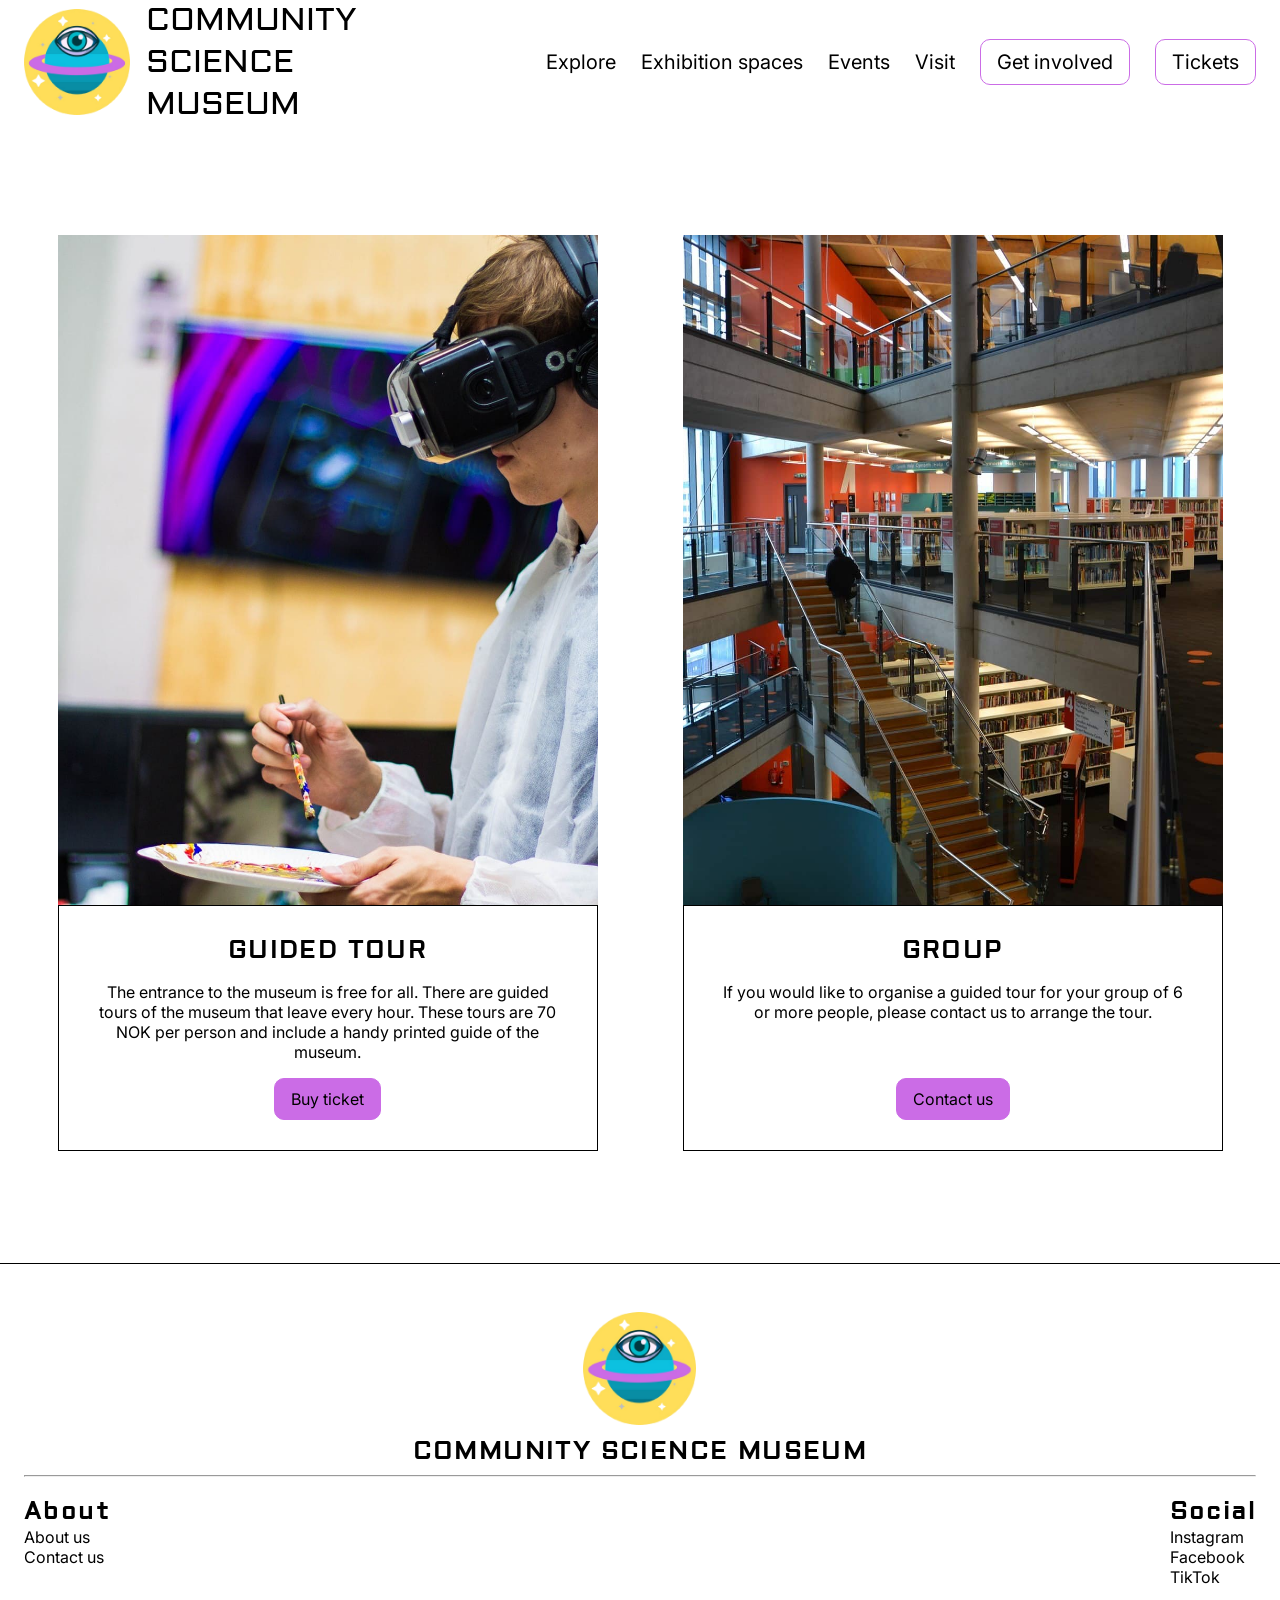
<file: tickets.html>
<!doctype html>
<html lang="en">
	<head>
		<meta name="description" content="See our different ways of experiencing our museum and get tickets" />
		<meta name="viewport" content="width=device-width, initial-scale=1.0" />
		<link rel="preconnect" href="https://fonts.googleapis.com" />
		<link rel="preconnect" href="https://fonts.gstatic.com" crossorigin />
		<link
			href="https://fonts.googleapis.com/css2?family=Aldrich&family=Inter:ital,opsz,wght@0,14..32,100..900;1,14..32,100..900&display=swap"
			rel="stylesheet"
		/>
		<link rel="stylesheet" href="public/theme.css" />
		<link rel="stylesheet" href="public/tickets.css" />
		<title>Tickets | Community Science Museum</title>
	</head>
	<body>
		<nav>
			<a class="header-logo" href="index.html">
				<img src="public/logo.png" alt="Community Science Museum Logo" />
				<div class="header-text">
					<span>Community</span>
					<span>Science</span>
					<span>Museum</span>
				</div>
			</a>
			<div class="menu">
				<span></span>
				<span></span>
				<span></span>
				<input type="checkbox" aria-label="Toggle navigation" />
			</div>
			<ul class="header-links list-reset">
				<li>
					<a href="explore.html">Explore</a>
				</li>
				<li>
					<a href="exhibition.html">Exhibition spaces</a>
				</li>
				<li>
					<a href="events.html">Events</a>
				</li>
				<li>
					<a href="visit.html">Visit</a>
				</li>
				<li>
					<a href="get-involved.html" class="btn cart-btn">Get involved</a>
				</li>
				<li>
					<a href="tickets.html" class="btn cart-btn">Tickets</a>
				</li>
			</ul>
		</nav>
		<main>
			<h1 class="visually-hidden">Tickets</h1>
			<section class="collage">
				<div class="collage-item">
					<img src="public/tour.jpg" alt="a person wearing vr goggles while panting" />
					<div class="collage-text">
						<h2>GUIDED TOUR</h2>
						<p>
							The entrance to the museum is free for all. There are guided tours of the museum that leave
							every hour. These tours are 70 NOK per person and include a handy printed guide of the
							museum.
						</p>
						<a href="coming-soon.html" class="btn">Buy ticket</a>
					</div>
				</div>
				<div class="collage-item">
					<img
						src="public/group.jpg"
						alt="showing a building with several floors and a person walking up the stair"
					/>
					<div class="collage-text">
						<h2>GROUP</h2>
						<p>
							If you would like to organise a guided tour for your group of 6 or more people, please
							contact us to arrange the tour.
						</p>
						<a href="coming-soon.html" class="btn">Contact us</a>
					</div>
				</div>
			</section>
		</main>
		<footer>
			<img src="public/logo.png" alt="Community Science Museum Logo" />
			<div class="footer-header" style="grid-area: tagline">
				<h2>Community Science Museum</h2>
				<hr />
			</div>
			<div style="grid-area: links-a">
				<h2>About</h2>
				<ul class="list-reset">
					<li>
						<a href="coming-soon.html">About us</a>
					</li>
					<li>
						<a href="coming-soon.html">Contact us</a>
					</li>
				</ul>
			</div>
			<div style="grid-area: links-c">
				<h2>Social</h2>
				<ul class="list-reset">
					<li>
						<a href="coming-soon.html">Instagram</a>
					</li>
					<li>
						<a href="coming-soon.html">Facebook</a>
					</li>
					<li>
						<a href="coming-soon.html">TikTok</a>
					</li>
				</ul>
			</div>
		</footer>
	</body>
</html>
</file>
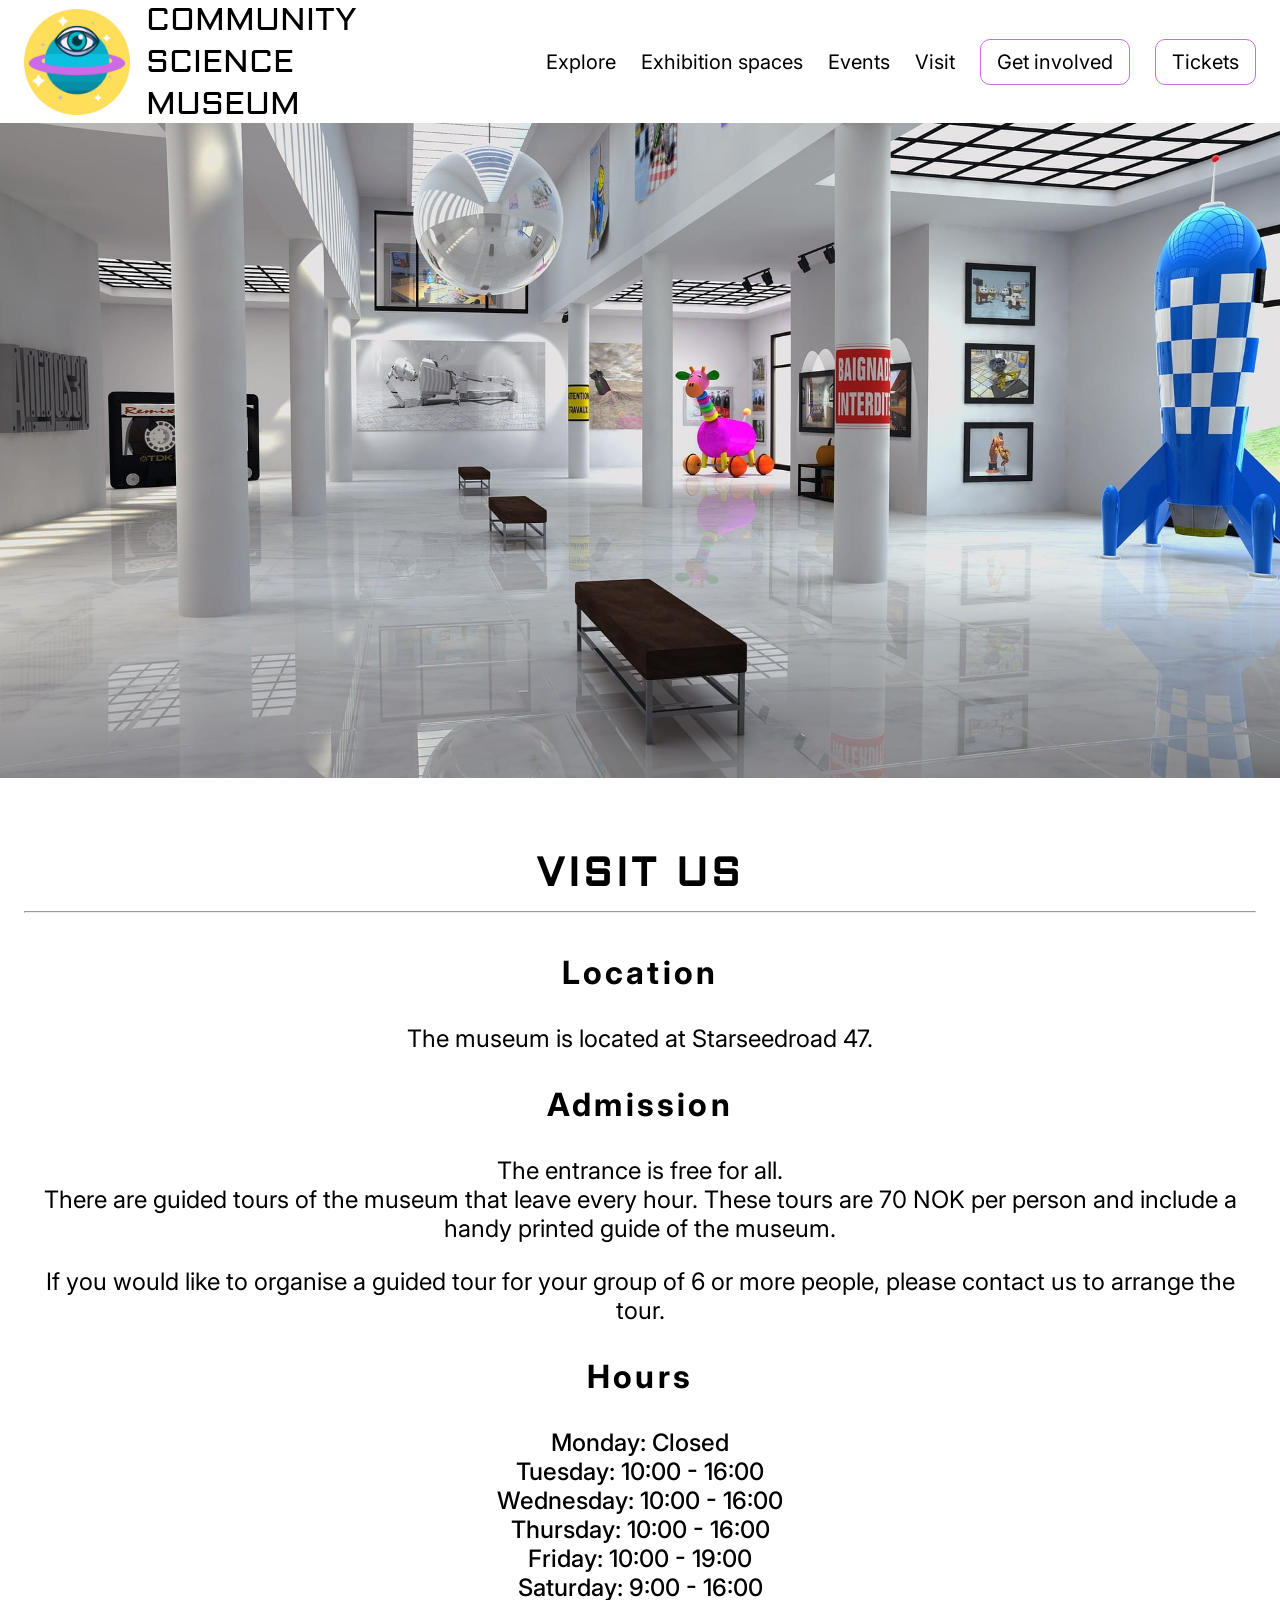
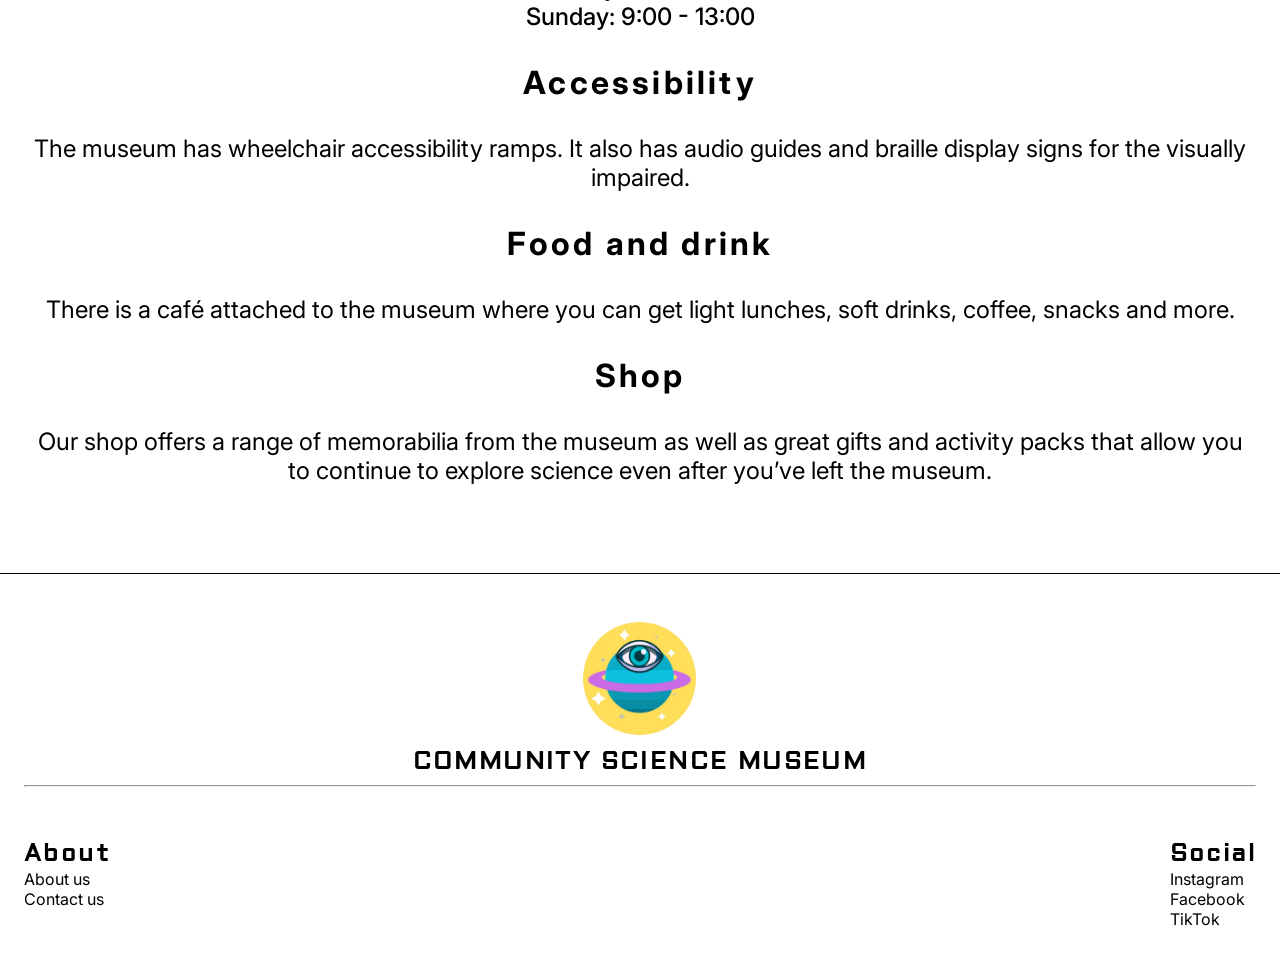
<file: visit.html>
<!doctype html>
<html lang="en">
	<head>
		<meta
			name="description"
			content="See our address, prices and opening times and general info about the museum"
		/>
		<meta name="viewport" content="width=device-width, initial-scale=1.0" />
		<link rel="preconnect" href="https://fonts.googleapis.com" />
		<link rel="preconnect" href="https://fonts.gstatic.com" crossorigin />
		<link
			href="https://fonts.googleapis.com/css2?family=Aldrich&family=Inter:ital,opsz,wght@0,14..32,100..900;1,14..32,100..900&display=swap"
			rel="stylesheet"
		/>
		<link rel="stylesheet" href="public/theme.css" />
		<link rel="stylesheet" href="public/visit.css" />
		<title>Visit | Community Science Museum</title>
	</head>
	<body>
		<nav>
			<a class="header-logo" href="index.html">
				<img src="public/logo.png" alt="Community Science Museum Logo" />
				<div class="header-text">
					<span>Community</span>
					<span>Science</span>
					<span>Museum</span>
				</div>
			</a>
			<div class="menu">
				<span></span>
				<span></span>
				<span></span>
				<input type="checkbox" aria-label="Toggle navigation" />
			</div>
			<ul class="header-links list-reset">
				<li>
					<a href="explore.html">Explore</a>
				</li>
				<li>
					<a href="exhibition.html">Exhibition spaces</a>
				</li>
				<li>
					<a href="events.html">Events</a>
				</li>
				<li>
					<a href="visit.html">Visit</a>
				</li>
				<li>
					<a href="get-involved.html" class="btn cart-btn">Get involved</a>
				</li>
				<li>
					<a href="tickets.html" class="btn cart-btn">Tickets</a>
				</li>
			</ul>
		</nav>
		<main>
			<img
				class="hero"
				src="public/exhibition.jpg"
				alt="a 3D render of a gallery space containing a rocket, a large toy giraffe, and artwork"
			/>
			<section>
				<h1>VISIT US</h1>
				<hr />
				<div class="content">
					<h2>Location</h2>
					<p>The museum is located at Starseedroad 47.</p>
					<h2>Admission</h2>
					<p>
						The entrance is free for all.<br />
						There are guided tours of the museum that leave every hour. These tours are 70 NOK per person
						and include a handy printed guide of the museum.
					</p>
					<p>
						If you would like to organise a guided tour for your group of 6 or more people, please contact
						us to arrange the tour.
					</p>
					<h2>Hours</h2>
					<ol class="list-reset">
						<li>Monday: Closed</li>
						<li>Tuesday: 10:00 - 16:00</li>
						<li>Wednesday: 10:00 - 16:00</li>
						<li>Thursday: 10:00 - 16:00</li>
						<li>Friday: 10:00 - 19:00</li>
						<li>Saturday: 9:00 - 16:00</li>
						<li>Sunday: 9:00 - 13:00</li>
					</ol>
					<h2>Accessibility</h2>
					<p>
						The museum has wheelchair accessibility ramps. It also has audio guides and braille display
						signs for the visually impaired.
					</p>
					<h2>Food and drink</h2>
					<p>
						There is a café attached to the museum where you can get light lunches, soft drinks, coffee,
						snacks and more.
					</p>
					<h2>Shop</h2>
					<p>
						Our shop offers a range of memorabilia from the museum as well as great gifts and activity packs
						that allow you to continue to explore science even after you’ve left the museum.
					</p>
				</div>
			</section>
		</main>
		<footer>
			<img src="public/logo.png" alt="Community Science Museum Logo" />
			<div class="footer-header" style="grid-area: tagline">
				<h2>Community Science Museum</h2>
				<hr />
			</div>
			<div style="grid-area: links-a">
				<h2>About</h2>
				<ul class="list-reset">
					<li>
						<a href="coming-soon.html">About us</a>
					</li>
					<li>
						<a href="coming-soon.html">Contact us</a>
					</li>
				</ul>
			</div>
			<div style="grid-area: links-c">
				<h2>Social</h2>
				<ul class="list-reset">
					<li>
						<a href="coming-soon.html">Instagram</a>
					</li>
					<li>
						<a href="coming-soon.html">Facebook</a>
					</li>
					<li>
						<a href="coming-soon.html">TikTok</a>
					</li>
				</ul>
			</div>
		</footer>
	</body>
</html>
</file>
<file: public/theme.css>
:root {
	--primary: #cb6ce6;
	--light: #ffffff;
	--blue: #0999b2;
	--yellow: #ffde59;
	--dark: #3b3930;

	--font-header: "Aldrich", "Courier New", sans-serif;
	--font-body: "Inter", sans-serif;

	--header-height: 123px;
}

html {
	font-family: var(--font-body);
	font-optical-sizing: auto;
	font-style: normal;
}

* {
	box-sizing: border-box;
}

html,
body {
	margin: 0;
}

body {
	margin-top: var(--header-height);
	display: flex;
	flex-direction: column;
	min-height: calc(100vh - var(--header-height));
}

@media (max-width: 999px) {
	body {
		margin-top: 60px;
	}
}

main {
	flex-grow: 1;
}

h1,
h2,
h3,
h4,
h5,
h6 {
	margin-top: 0;
	margin-bottom: 0;
	font-family: var(--font-header);
	font-optical-sizing: auto;
	letter-spacing: 0.1em;
	font-style: normal;
}

a {
	color: inherit;
	text-decoration: inherit;
}

button {
	cursor: pointer;
}

.list-reset {
	list-style: none;
	margin: 0;
	padding-left: 0;
}

.visually-hidden {
	position: absolute;
	width: 1px;
	height: 1px;
	margin: -1px;
	overflow: hidden;
	white-space: nowrap;
}

nav {
	height: var(--header-height);
	padding: 7px 24px;
	background-color: var(--light);
	display: flex;
	justify-content: space-between;
	align-items: center;
	position: fixed;
	top: 0px;
	width: 100%;
	z-index: 50;
}

.header-logo {
	display: flex;
	gap: 1rem;
	align-items: center;
	text-transform: uppercase;
}

.header-logo .header-text {
	letter-spacing: normal;
	font-weight: 400;
	font-family: var(--font-header);
	font-size: 32px;
	display: flex;
	flex-direction: column;
}

.header-logo img {
	width: auto;
	height: 106px;
}

.header-links {
	display: flex;
	align-items: center;
	text-align: center;
	gap: 25px;
	font-size: 20px;
}

.header-links a:hover:not(.btn) {
	text-decoration: underline;
}

.menu input[type="checkbox"] {
	display: none;
}

@media (max-width: 999px) {
	:root {
		--header-height: 60px;
	}

	nav {
		padding-left: 10px;
		padding-right: 10px;
	}

	.header-logo {
		flex-grow: 1;
	}

	.header-logo img {
		height: 37px;
		width: 37px;
	}

	.header-logo .header-text {
		display: flex;
		flex-direction: row;
		gap: 0.4em;
		font-size: 10px;
	}

	.menu {
		width: 37px;
		height: 37px;
		border: 2px solid black;
		overflow: hidden;
		border-radius: 999px;

		cursor: pointer;
		position: relative;
	}

	.menu span {
		content: "";
		width: 18px;
		left: 50%;
		transform: translateX(-50%);
		height: 2px;
		border-radius: 999px;
		background-color: currentColor;
		display: block;

		right: 0;
		position: absolute;
		transition: all 0.3s ease-in-out;
	}
	.menu span:nth-child(1) {
		top: 25%;
	}
	.menu span:nth-child(2) {
		top: 50%;
		transform: translate(-50%, -50%);
	}
	.menu span:nth-child(3) {
		bottom: 25%;
	}
	.menu input[type="checkbox"] {
		display: block;
		position: absolute;
		opacity: 0;
		z-index: 10;
		left: 0;
		top: 0;
		height: 100%;
		width: 100%;
		margin: 0;
		cursor: pointer;
	}
	.header-links {
		display: none;
	}

	.menu:has(input:checked) span:nth-child(1) {
		transform: translate(-50%, 7px) rotate(45deg);
	}

	.menu:has(input:checked) span:nth-child(2) {
		opacity: 0;
	}

	.menu:has(input:checked) span:nth-child(3) {
		transform: translate(-50%, -7px) rotate(-45deg);
	}

	.menu:has(input:checked) + .header-links {
		background-color: white;
		display: flex;
		flex-direction: column;
		z-index: 5;
		top: 60px;
		left: 0;
		position: absolute;
		width: 100vw;
		height: 100vh;
		padding-top: 24px;
	}
}

.btn {
	display: inline-block;
	padding: 10px 16px;
	border: 1px solid var(--primary);
	color: black;
	text-decoration: none;
	background-color: var(--primary);
	border-radius: 10px;
}

.btn:hover {
	transition: all 0.15s ease-in-out;
	color: black;
	background-color: white;
}

.btn.cart-btn {
	color: currentColor;
	background-color: white;
}

.btn.cart-btn:hover {
	color: white;
	background-color: var(--primary);
	text-decoration: none;
}

.center {
	width: min-content;
	margin-left: auto;
	margin-right: auto;
}

.grid {
	display: grid;
	grid-auto-flow: row;
	place-content: center;
	grid-auto-columns: 1fr;
	padding: 24px;
	column-gap: 24px;
}

.grid img {
	grid-row: 1;
	width: 100%;
	height: 670px;
	object-fit: cover;
}

.grid-text {
	grid-row: 2;
	display: flex;
	flex-direction: column;
	justify-content: start;
	align-items: center;
	text-align: center;
	padding: 40px;
	color: black;
	background-color: var(--dark);
	border: 2px solid black;
}

@media (max-width: 999px) {
	.grid {
		display: flex;
		flex-direction: column;
		padding: 0;
	}

	.grid img {
		height: 110vw;
		object-position: bottom;
	}

	.grid-text {
		border: none;
	}

	.grid-text:nth-of-type(1) {
		order: 2;
	}

	.grid-text:nth-of-type(2) {
		order: 4;
	}

	.grid-text:nth-of-type(3) {
		order: 6;
	}

	.grid img:nth-of-type(1) {
		order: 1;
	}
	.grid img:nth-of-type(2) {
		order: 3;
	}
	.grid img:nth-of-type(3) {
		order: 5;
	}
}
@media (min-width: 1330px) {
	.grid {
		grid-auto-columns: 380px;
		padding: 57px 74px;
		column-gap: 74px;
	}
}

.collage {
	display: flex;
	flex-flow: row wrap;
	margin: auto;
	justify-content: center;
	align-content: stretch;
	gap: 85px;
	max-width: 1185px;
}

.collage-item {
	width: 540px;

	display: flex;
	flex-flow: column;
	justify-content: space-between;
}

.collage-item img {
	display: block;
	width: 100%;
	height: 670px;
	object-fit: cover;
}

.collage-text {
	padding: 30px;
	flex-grow: 1;
	color: white;
	background-color: var(--dark);
	border: none;
}

.collage-text h2 {
	font-size: 24px;
}

@media (max-width: 999px) {
	.collage {
		justify-content: center;
	}
}

footer {
	background-color: var(--light);
	display: grid;
	gap: 12px;
	grid-template:
		"logo logo logo"
		"tagline tagline tagline"
		"links-a links-b links-c";
	justify-content: space-between;
	padding: 48px 24px;
	border-top: 1px solid black;
}

footer .footer-header {
	text-align: center;
	text-transform: uppercase;
}

footer img {
	grid-area: logo;
	place-self: center;
	height: 113px;
}

.bg-blue {
	color: black;
	background-color: var(--blue);
}

.bg-yellow {
	color: black;
	background-color: var(--yellow);
}

.bg-primary {
	color: black;
	background-color: var(--primary);
}
</file>
<file: public/index.css>
.hero {
	font-size: 32px;
	align-items: center;
	position: relative;
}

.hero img {
	display: block;
	height: auto;
	width: 100vw;
	max-height: 750px;
	object-fit: cover;
}

.hero-text {
	width: 18%;
	height: 100%;
	position: absolute;
	top: 0;
	right: 0;
	z-index: 10;
	margin: 0;
	background-color: white;
	padding: 60px;
	display: flex;
	gap: 28px;
	flex-direction: column;
	align-items: center;
	justify-content: center;
}

.hero p {
	margin: 0;
	font-size: 32px;
	text-align: center;
}

.hero-left .hero-text {
	left: 0;
	right: auto;
}

@media (max-width: 999px) {
	.hero-text {
		position: static;
		width: 100%;
	}
}

.gallery-images {
	display: grid;
	height: 50vw;
	grid-auto-flow: column;
	grid-auto-rows: minmax(0, 1fr);
	grid-auto-columns: 1fr;
}

.gallery-images > * {
	display: block;
	width: 100%;
	height: 100%;
}

.gallery-images > img {
	object-fit: cover;
}

.box {
	padding: 30px 25%;
	text-align: center;
	font-size: 32px;
	line-height: 1.6;
	display: flex;
	gap: 72px;
	flex-direction: column;
	justify-content: center;
	align-items: center;
}

.box > * {
	margin: 0;
}

@media (max-width: 999px) {
	.with-box .gallery-images {
		display: flex;
		height: auto;
		flex-direction: column;
	}

	.with-box .gallery-images > .box {
		order: 1;
	}

	.with-box .gallery-images > * {
		aspect-ratio: 1 / 1;
	}

	.box {
		padding: 20px;
		line-height: 2;
		font-size: 1.25rem;
	}
}
</file>
<file: public/coming-soon.css>
main {
	display: flex;
	justify-content: center;
	align-items: center;
	width: 100%;
	height: 100%;
}
</file>
<file: public/exhibition.css>
main {
	padding-top: 112px;
}

@media (min-width: 1000px) {
	main {
		padding-left: 24px;
		padding-right: 24px;
		padding-bottom: 112px;
	}

	.bg-blue,
	.bg-yellow,
	.bg-primary {
		color: white;
		background-color: var(--dark);
	}
}

@media (max-width: 540px) {
	.collage {
		gap: 0;
	}
}

@media (max-width: 999px) {
	main {
		padding-top: 0;
	}

	.collage-text {
		border: none;
	}
}
</file>
<file: public/explore.css>
:root {
	--spacing: 92px;
}

main {
	padding-left: var(--spacing);
	padding-right: var(--spacing);
}

main > * {
	margin-top: var(--spacing);
}

.for-section {
	display: flex;
	gap: var(--spacing);
}

.for-section img {
	flex-shrink: 0;
	width: 455px;
	height: 507px;
	object-fit: cover;
}

@media (max-width: 999px) {
	:root {
		--spacing: 24px;
	}

	section,
	.for-section > div {
		padding-left: var(--spacing);
		padding-right: var(--spacing);
	}

	main,
	.for-section {
		padding-left: 0;
		padding-right: 0;
	}

	.for-section {
		flex-direction: column;
	}

	.for-section img {
		width: 100vw;
		height: 120vw;
	}
}
@media (min-width: 1000px) {
	main {
		padding-bottom: var(--spacing);
	}
}
</file>
<file: public/get-involved.css>
main {
	padding: 48px 92px;
	max-width: 1100px;
	margin: auto;
}

main > *:not(:first-child) {
	margin-top: 50px;
}

section .btn {
	display: block;
	width: min-content;
	white-space: nowrap;
	margin-top: 34px;
}

@media (max-width: 999px) {
	h2 {
		font-size: 16px;
	}
	main {
		padding: 24px;
		font-size: 15px;
	}

	main > :first-child {
		margin-top: 0;
	}
}
</file>
<file: public/tickets.css>
main {
	padding: 112px 24px;
}

.collage-text {
	color: black;

	background-color: white;
	border: 1px solid black;
	text-align: center;

	display: flex;
	flex-direction: column;
	align-items: center;
}

.collage-text p {
	flex-grow: 1;
}

@media (max-width: 1130px) {
	main {
		padding: 0;
	}

	.collage-item img {
		max-height: 400px;
	}

	.collage-text {
		border: none;
	}
}
</file>
<file: public/visit.css>
main {
	text-align: center;
	font-size: 24px;
}

.hero {
	width: 100vw;
}

section {
	padding: 64px 24px;
}

.content {
	max-width: 1300px;
	margin: auto;
}

hr {
	margin-bottom: 40px;
}

main h1 {
	font-size: 40px;
}

main h2 {
	font-family: var(--font-body);
	font-size: 32px;
	margin-top: 1em;
	margin-bottom: 1em;
}

ol {
	font-weight: 500;
}

@media (max-width: 999px) {
	main h1,
	main h2 {
		font-size: 16px;
	}

	main {
		font-size: 15px;
	}

	section {
		padding: 24px;
	}
}
</file>
